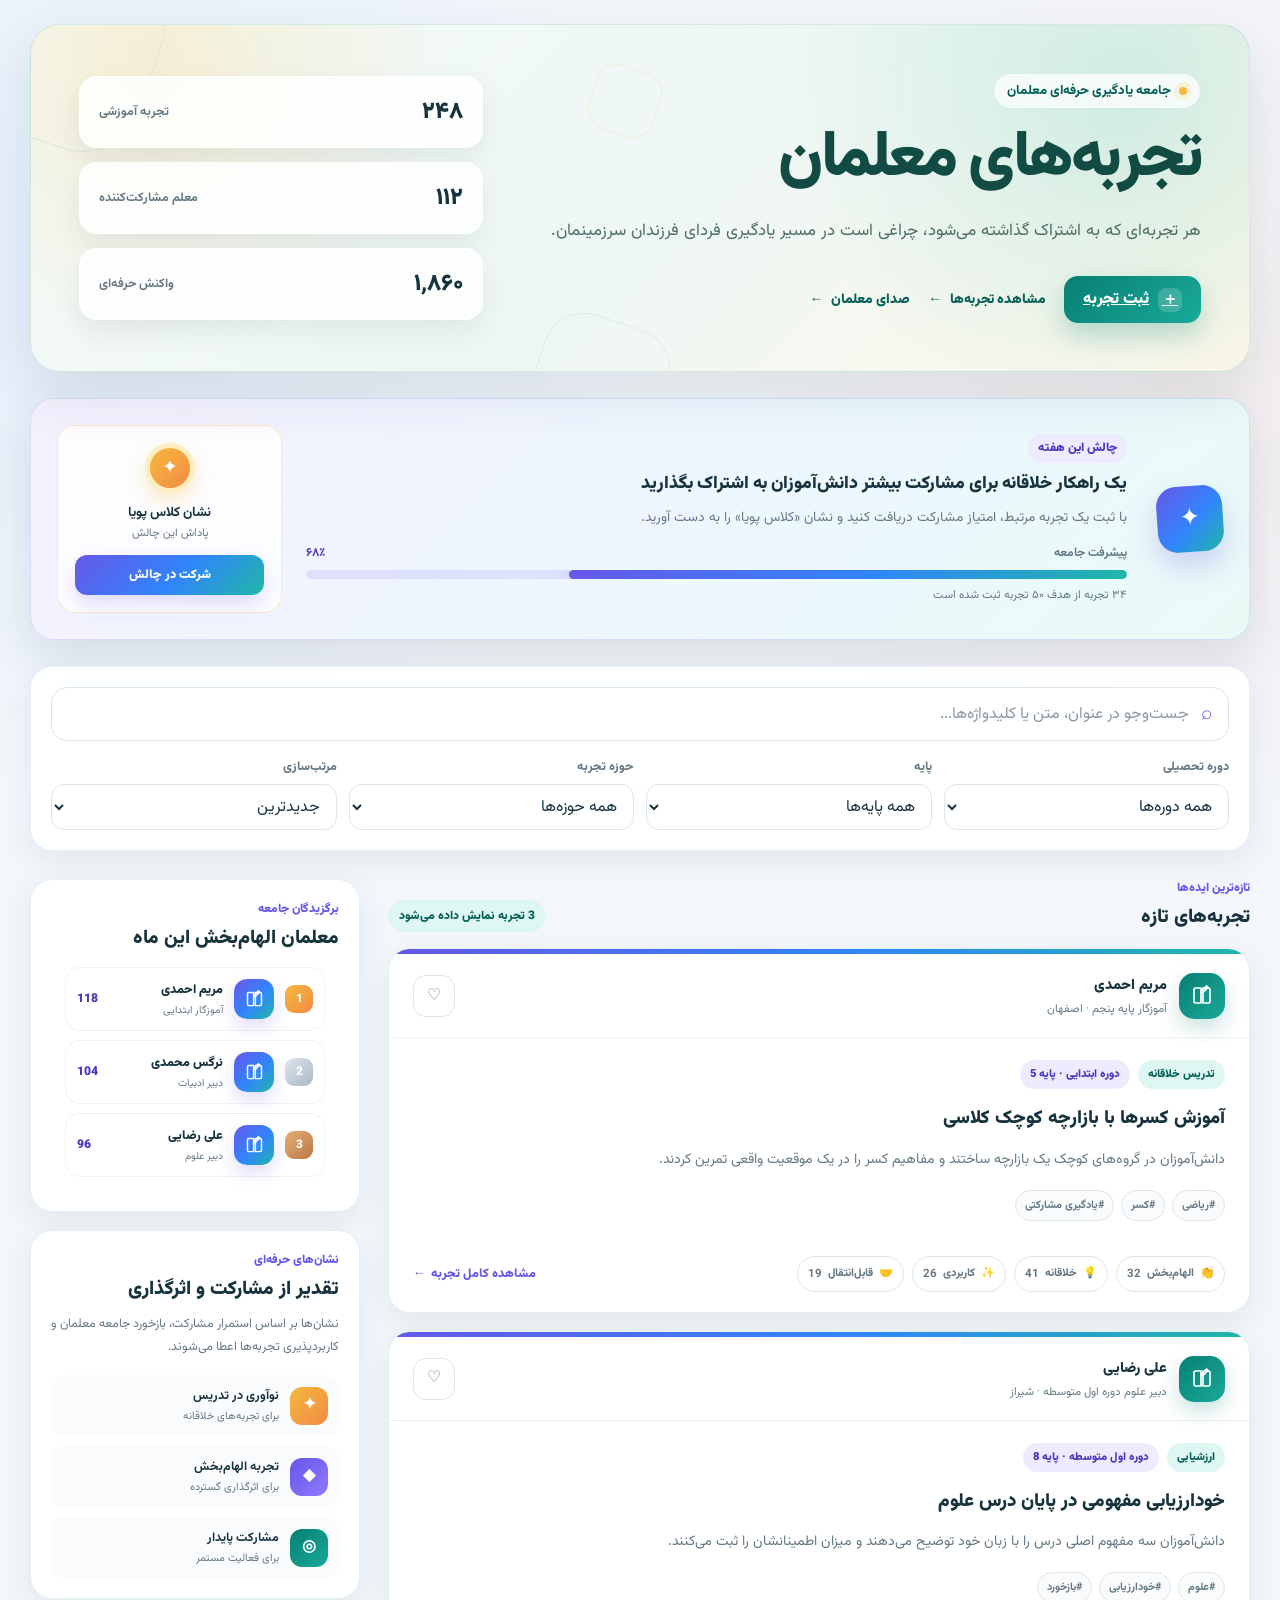
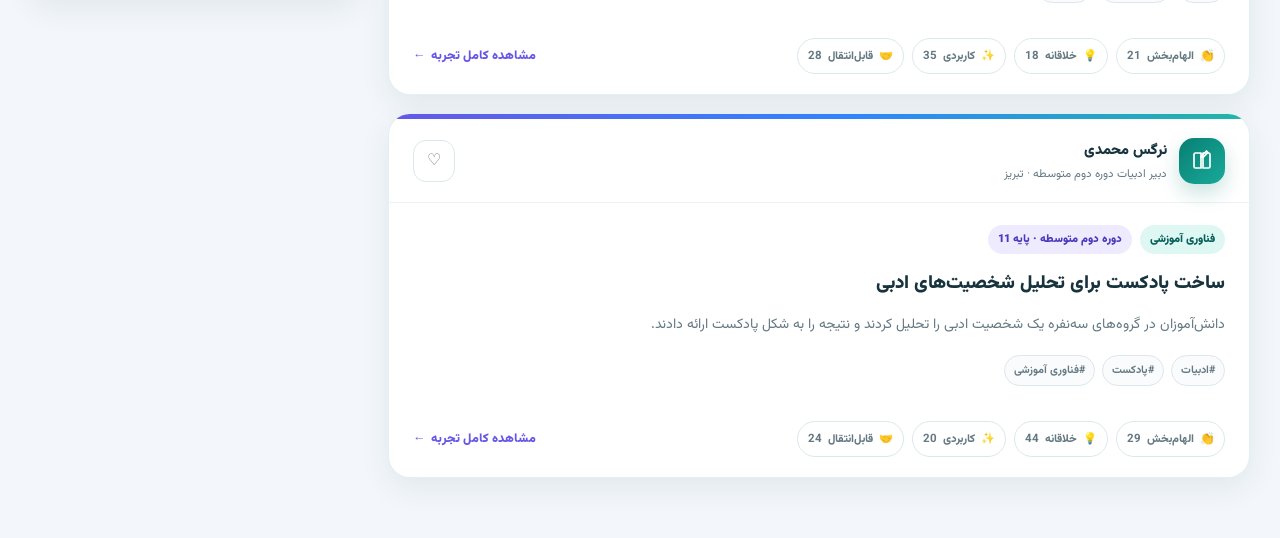
<file: index.html>
<!DOCTYPE html>
<html lang="fa" dir="rtl">
  <head>
    <meta charset="UTF-8" />

    <meta
      name="viewport"
      content="width=device-width, initial-scale=1.0"
    />

    <meta
      http-equiv="refresh"
      content="0; url=pages/experience-list/"
    />

    <title>تجربه‌های معلمان</title>

    <script>
      window.location.replace("pages/experience-list/");
    </script>
  </head>

  <body>
    <p>
      در حال انتقال به
      <a href="pages/experience-list/">
        صفحه تجربه‌های معلمان
      </a>
      ...
    </p>
  </body>
</html>
</file>
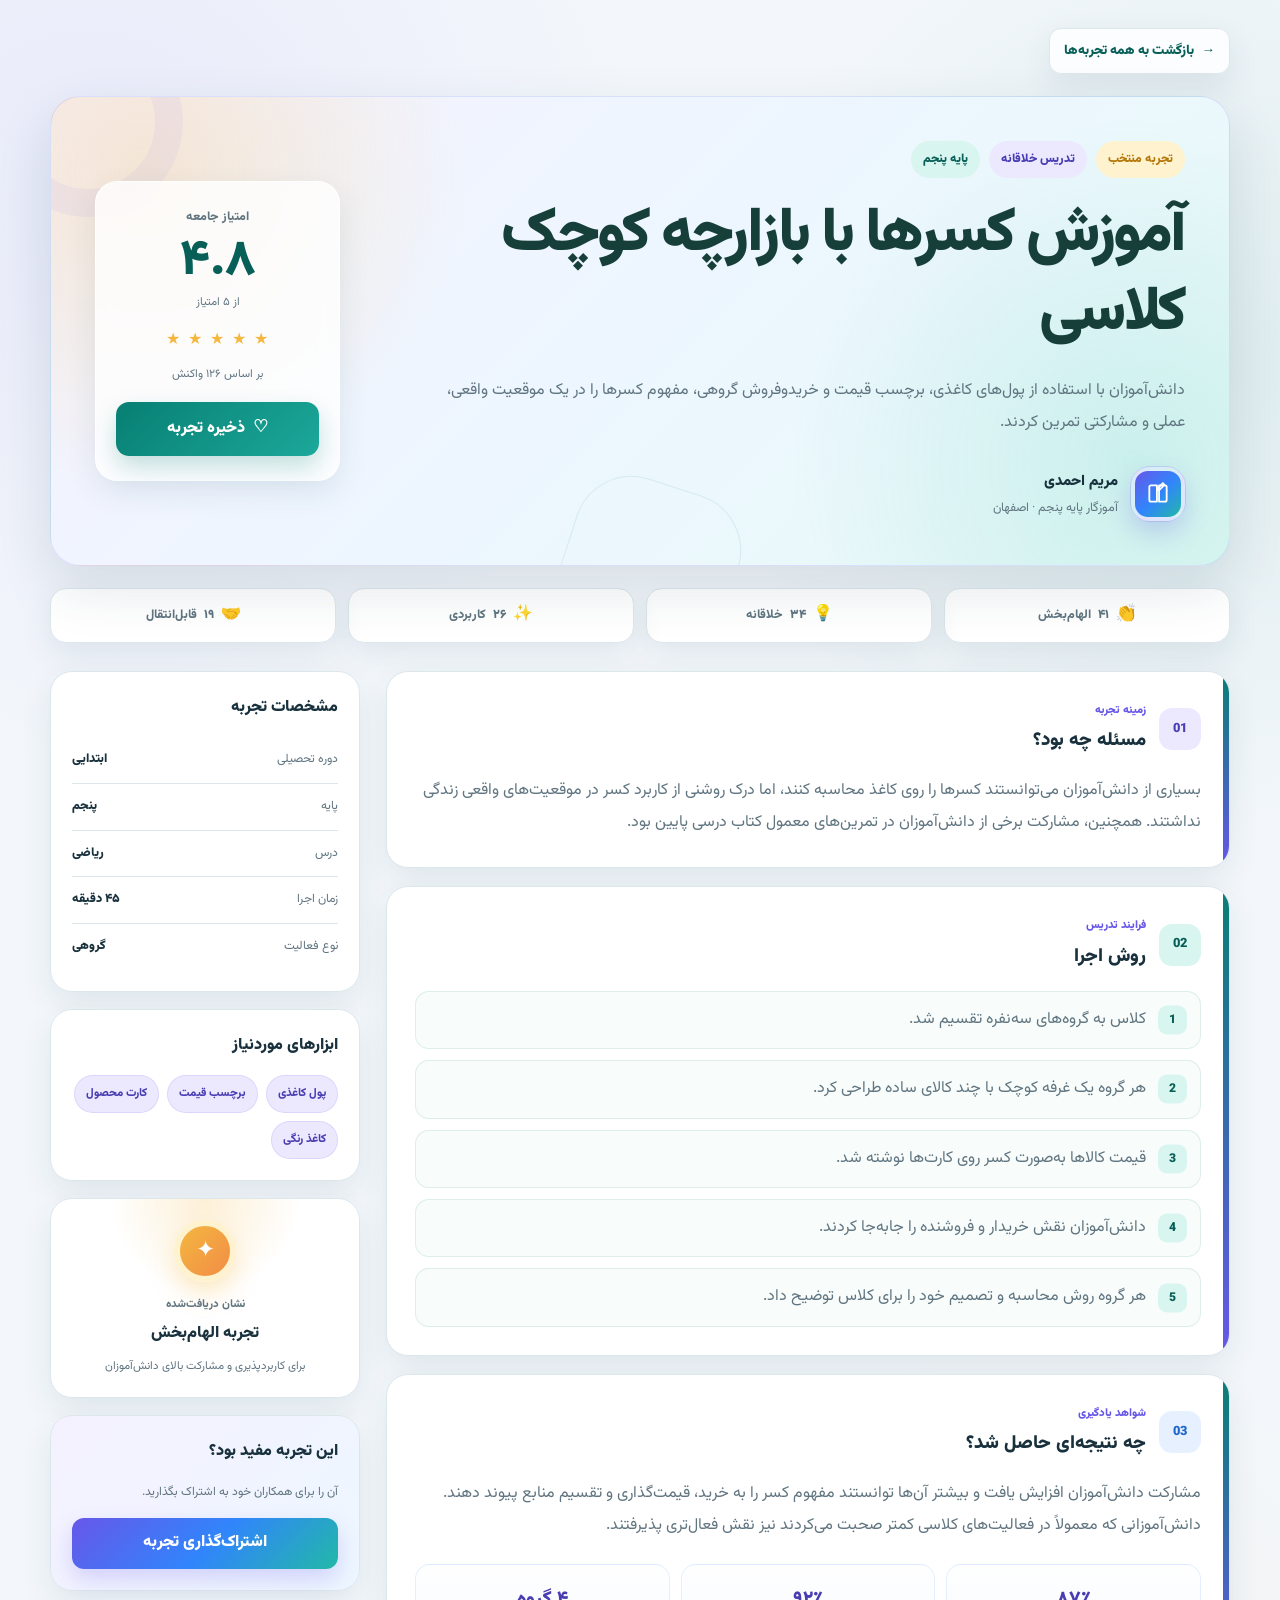
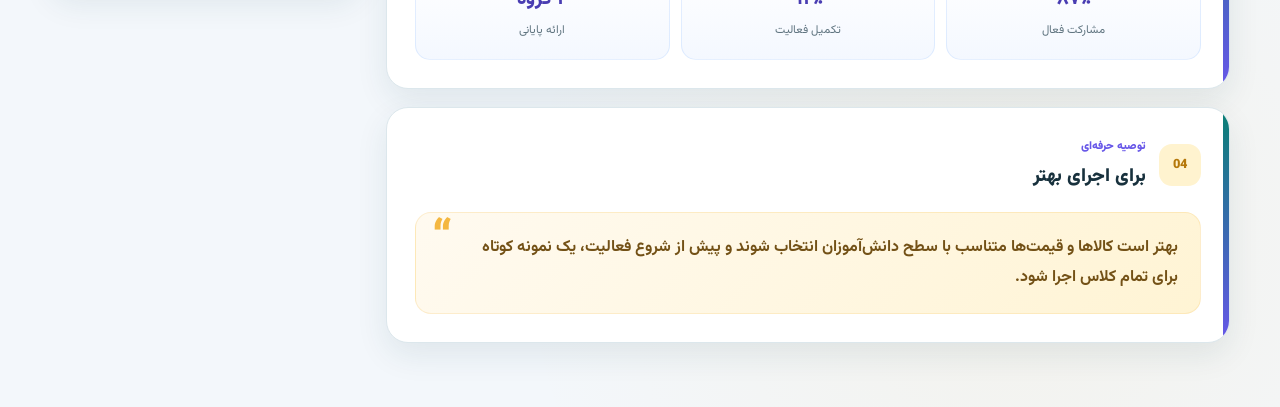
<file: pages/experience-detail/index.html>
<!DOCTYPE html>
<html lang="fa" dir="rtl">
  <head>
    <meta charset="UTF-8" />

    <meta
      name="viewport"
      content="width=device-width, initial-scale=1.0"
    />

    <meta
      name="description"
      content="مشاهده جزئیات تجربه آموزشی معلمان"
    />

    <title>جزئیات تجربه آموزشی</title>

    <link
      rel="preconnect"
      href="https://fonts.googleapis.com"
    />

    <link
      rel="preconnect"
      href="https://fonts.gstatic.com"
      crossorigin
    />

    <link
      href="https://fonts.googleapis.com/css2?family=Vazirmatn:wght@400;500;600;700;800;900&display=swap"
      rel="stylesheet"
    />

    <link
      rel="stylesheet"
      href="../../styles/foundations/variables.css"
    />

    <link
      rel="stylesheet"
      href="../../styles/foundations/reset.css"
    />

    <link
      rel="stylesheet"
      href="../../styles/foundations/base.css"
    />

    <link
      rel="stylesheet"
      href="../../styles/components/buttons.css"
    />

    <link
      rel="stylesheet"
      href="../../styles/components/reaction-bar.css"
    />

    <link
      rel="stylesheet"
      href="experience-detail.css"
    />
  </head>

  <body>
    <main class="experience-detail-page">
      <a
        class="experience-back-link"
        href="../experience-list/"
      >
        <span aria-hidden="true">→</span>
        بازگشت به همه تجربه‌ها
      </a>

      <section class="experience-detail-hero">
        <div class="experience-detail-main">
          <div class="experience-detail-labels">
            <span class="experience-featured-badge">
              تجربه منتخب
            </span>

            <span class="experience-category-badge">
              تدریس خلاقانه
            </span>

            <span class="experience-grade-badge">
              پایه پنجم
            </span>
          </div>

          <h1 class="experience-detail-title">
            آموزش کسرها با بازارچه کوچک کلاسی
          </h1>

          <p class="experience-detail-summary">
            دانش‌آموزان با استفاده از پول‌های کاغذی،
            برچسب قیمت و خریدوفروش گروهی، مفهوم کسرها
            را در یک موقعیت واقعی، عملی و مشارکتی تمرین کردند.
          </p>

          <div class="experience-author">
            <div
              class="experience-author-avatar"
              aria-hidden="true"
            >
              <svg
                viewBox="0 0 24 24"
                focusable="false"
              >
                <path
                  d="M4 5.5C4 4.67 4.67 4 5.5 4H11V19H5.5C4.67 19 4 18.33 4 17.5V5.5Z"
                ></path>

                <path
                  d="M20 5.5C20 4.67 19.33 4 18.5 4H13V19H18.5C19.33 19 20 18.33 20 17.5V5.5Z"
                ></path>

                <path
                  d="M12 6.5L16.5 2L18 3.5L13.5 8L11 8.5L12 6.5Z"
                ></path>
              </svg>
            </div>

            <div>
              <strong>مریم احمدی</strong>

              <p>
                آموزگار پایه پنجم · اصفهان
              </p>
            </div>
          </div>
        </div>

        <aside class="experience-score-panel">
          <p class="experience-score-label">
            امتیاز جامعه
          </p>

          <strong class="experience-score-value">
            ۴.۸
          </strong>

          <p class="experience-score-caption">
            از ۵ امتیاز
          </p>

          <div
            class="experience-score-stars"
            aria-label="امتیاز ۴.۸ از ۵"
          >
            ★ ★ ★ ★ ★
          </div>

          <p class="experience-score-count">
            بر اساس ۱۲۶ واکنش
          </p>

          <button
            class="experience-save-button"
            type="button"
          >
            <span aria-hidden="true">♡</span>
            ذخیره تجربه
          </button>
        </aside>
      </section>

      <section
        class="experience-reaction-summary"
        aria-label="واکنش‌های این تجربه"
      >
        <button type="button">
          <span aria-hidden="true">👏</span>
          <strong>۴۱</strong>
          الهام‌بخش
        </button>

        <button type="button">
          <span aria-hidden="true">💡</span>
          <strong>۳۴</strong>
          خلاقانه
        </button>

        <button type="button">
          <span aria-hidden="true">✨</span>
          <strong>۲۶</strong>
          کاربردی
        </button>

        <button type="button">
          <span aria-hidden="true">🤝</span>
          <strong>۱۹</strong>
          قابل‌انتقال
        </button>
      </section>

      <div class="experience-detail-layout">
        <article class="experience-detail-content">
          <section class="experience-content-card">
            <div class="experience-section-heading">
              <span aria-hidden="true">01</span>

              <div>
                <p>زمینه تجربه</p>
                <h2>مسئله چه بود؟</h2>
              </div>
            </div>

            <p>
              بسیاری از دانش‌آموزان می‌توانستند کسرها را
              روی کاغذ محاسبه کنند، اما درک روشنی از کاربرد
              کسر در موقعیت‌های واقعی زندگی نداشتند. همچنین،
              مشارکت برخی از دانش‌آموزان در تمرین‌های معمول
              کتاب درسی پایین بود.
            </p>
          </section>

          <section class="experience-content-card">
            <div class="experience-section-heading">
              <span aria-hidden="true">02</span>

              <div>
                <p>فرایند تدریس</p>
                <h2>روش اجرا</h2>
              </div>
            </div>

            <ol class="experience-step-list">
              <li>
                کلاس به گروه‌های سه‌نفره تقسیم شد.
              </li>

              <li>
                هر گروه یک غرفه کوچک با چند کالای ساده طراحی کرد.
              </li>

              <li>
                قیمت کالاها به‌صورت کسر روی کارت‌ها نوشته شد.
              </li>

              <li>
                دانش‌آموزان نقش خریدار و فروشنده را جابه‌جا کردند.
              </li>

              <li>
                هر گروه روش محاسبه و تصمیم خود را برای کلاس توضیح داد.
              </li>
            </ol>
          </section>

          <section class="experience-content-card">
            <div class="experience-section-heading">
              <span aria-hidden="true">03</span>

              <div>
                <p>شواهد یادگیری</p>
                <h2>چه نتیجه‌ای حاصل شد؟</h2>
              </div>
            </div>

            <p>
              مشارکت دانش‌آموزان افزایش یافت و بیشتر آن‌ها
              توانستند مفهوم کسر را به خرید، قیمت‌گذاری و تقسیم
              منابع پیوند دهند. دانش‌آموزانی که معمولاً در فعالیت‌های
              کلاسی کمتر صحبت می‌کردند نیز نقش فعال‌تری پذیرفتند.
            </p>

            <div class="experience-outcome-grid">
              <div>
                <strong>۸۷٪</strong>
                <span>مشارکت فعال</span>
              </div>

              <div>
                <strong>۹۲٪</strong>
                <span>تکمیل فعالیت</span>
              </div>

              <div>
                <strong>۴ گروه</strong>
                <span>ارائه پایانی</span>
              </div>
            </div>
          </section>

          <section class="experience-content-card">
            <div class="experience-section-heading">
              <span aria-hidden="true">04</span>

              <div>
                <p>توصیه حرفه‌ای</p>
                <h2>برای اجرای بهتر</h2>
              </div>
            </div>

            <blockquote class="experience-tip">
              بهتر است کالاها و قیمت‌ها متناسب با سطح دانش‌آموزان
              انتخاب شوند و پیش از شروع فعالیت، یک نمونه کوتاه
              برای تمام کلاس اجرا شود.
            </blockquote>
          </section>
        </article>

        <aside class="experience-detail-sidebar">
          <section class="experience-info-card">
            <h2>مشخصات تجربه</h2>

            <dl>
              <div>
                <dt>دوره تحصیلی</dt>
                <dd>ابتدایی</dd>
              </div>

              <div>
                <dt>پایه</dt>
                <dd>پنجم</dd>
              </div>

              <div>
                <dt>درس</dt>
                <dd>ریاضی</dd>
              </div>

              <div>
                <dt>زمان اجرا</dt>
                <dd>۴۵ دقیقه</dd>
              </div>

              <div>
                <dt>نوع فعالیت</dt>
                <dd>گروهی</dd>
              </div>
            </dl>
          </section>

          <section class="experience-tools-card">
            <h2>ابزارهای موردنیاز</h2>

            <div class="experience-tool-list">
              <span>پول کاغذی</span>
              <span>برچسب قیمت</span>
              <span>کارت محصول</span>
              <span>کاغذ رنگی</span>
            </div>
          </section>

          <section class="experience-reward-card">
            <span
              class="experience-reward-icon"
              aria-hidden="true"
            >
              ✦
            </span>

            <p>نشان دریافت‌شده</p>

            <h2>
              تجربه الهام‌بخش
            </h2>

            <span>
              برای کاربردپذیری و مشارکت بالای دانش‌آموزان
            </span>
          </section>

          <section class="experience-share-card">
            <h2>این تجربه مفید بود؟</h2>

            <p>
              آن را برای همکاران خود به اشتراک بگذارید.
            </p>

            <button type="button">
              اشتراک‌گذاری تجربه
            </button>
          </section>
        </aside>
      </div>
    </main>
  </body>
</html>
</file>
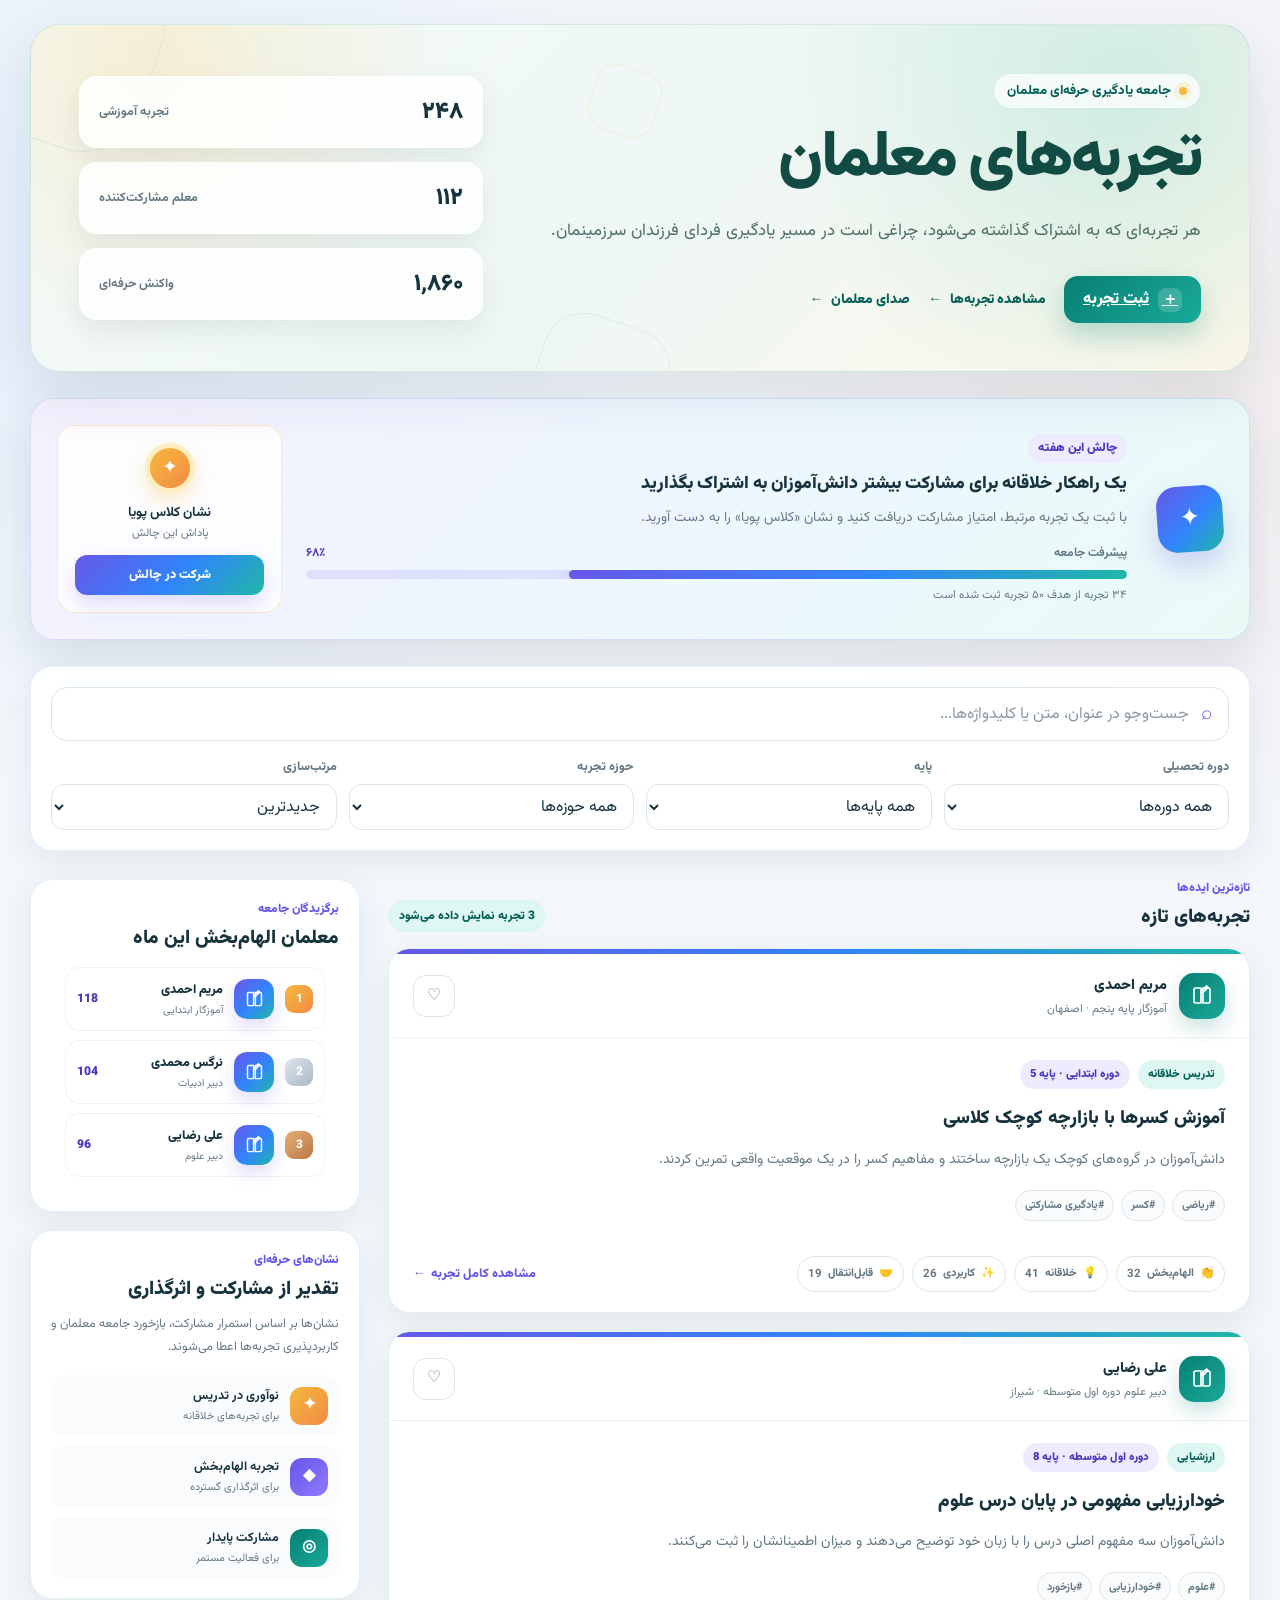
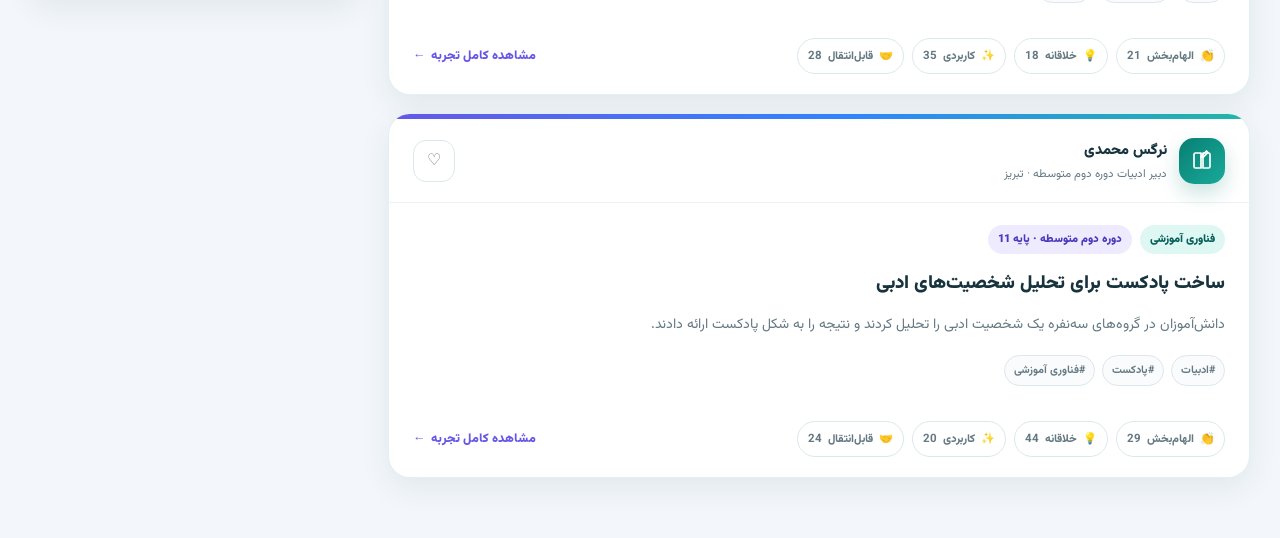
<file: pages/experience-list/index.html>
<!DOCTYPE html>
<html lang="fa" dir="rtl">
  <head>
    <meta charset="UTF-8" />

    <meta
      name="viewport"
      content="width=device-width, initial-scale=1.0"
    />

    <meta
      name="description"
      content="سامانه اشتراک تجربه‌های حرفه‌ای معلمان"
    />

    <title>تجربه‌های معلمان</title>

    <link
      rel="preconnect"
      href="https://fonts.googleapis.com"
    />

    <link
      rel="preconnect"
      href="https://fonts.gstatic.com"
      crossorigin
    />

    <link
      href="https://fonts.googleapis.com/css2?family=Vazirmatn:wght@400;500;600;700;800;900&display=swap"
      rel="stylesheet"
    />

    <link
      rel="stylesheet"
      href="../../styles/foundations/variables.css"
    />

    <link
      rel="stylesheet"
      href="../../styles/foundations/reset.css"
    />

    <link
      rel="stylesheet"
      href="../../styles/foundations/base.css"
    />

    <link
      rel="stylesheet"
      href="../../styles/components/buttons.css"
    />

    <link
      rel="stylesheet"
      href="../../styles/components/filters.css"
    />

    <link
      rel="stylesheet"
      href="../../styles/components/experience-card.css"
    />

    <link
      rel="stylesheet"
      href="../../styles/components/reaction-bar.css"
    />

    <link
      rel="stylesheet"
      href="../../styles/components/teacher-ranking.css"
    />

    <link
      rel="stylesheet"
      href="../../styles/pages/experience-list.css"
    />
  </head>

  <body>
    <main class="tlr-page">
      <section
        class="tlr-hero"
        aria-labelledby="tlrPageTitle"
      >
        <div
          class="tlr-hero-decoration"
          aria-hidden="true"
        >
          <span></span>
          <span></span>
          <span></span>
        </div>

        <div class="tlr-hero-content">
          <div class="tlr-hero-copy">
            <p class="tlr-hero-eyebrow">
              جامعه یادگیری حرفه‌ای معلمان
            </p>

            <h1
              class="tlr-hero-title"
              id="tlrPageTitle"
            >
              تجربه‌های معلمان
            </h1>

            <p class="tlr-hero-description">
             هر تجربه‌ای که به اشتراک گذاشته می‌شود، چراغی است در مسیر یادگیری فردای فرزندان سرزمینمان.
            </p>

            <div class="tlr-hero-actions">
                <a
                    class="tlr-primary-button"
                    href="../experience-submit/"
                >
                    <span aria-hidden="true">＋</span>
                    ثبت تجربه
                </a>

                <a
                    class="tlr-hero-link"
                    href="#experienceListTitle"
                >
                    مشاهده تجربه‌ها
                    <span aria-hidden="true">←</span>
                </a>

                <a
                    class="tlr-hero-link"
                    href="../teacher-voice/"
                >
                    صدای معلمان
                    <span aria-hidden="true">←</span>
                </a>
            </div>
          </div>

          <div
            class="tlr-hero-stats"
            aria-label="آمار جامعه معلمان"
          >
            <div class="tlr-stat-card">
              <strong>۲۴۸</strong>
              <span>تجربه آموزشی</span>
            </div>

            <div class="tlr-stat-card">
              <strong>۱۱۲</strong>
              <span>معلم مشارکت‌کننده</span>
            </div>

            <div class="tlr-stat-card">
              <strong>۱٬۸۶۰</strong>
              <span>واکنش حرفه‌ای</span>
            </div>
          </div>
        </div>
      </section>

      <section
        class="tlr-weekly-challenge"
        aria-labelledby="weeklyChallengeTitle"
      >
        <div
          class="tlr-challenge-icon"
          aria-hidden="true"
        >
          <span>✦</span>
        </div>

        <div class="tlr-challenge-content">
          <p class="tlr-challenge-label">
            چالش این هفته
          </p>

          <h2
            class="tlr-challenge-title"
            id="weeklyChallengeTitle"
          >
            یک راهکار خلاقانه برای مشارکت بیشتر
            دانش‌آموزان به اشتراک بگذارید
          </h2>

          <p class="tlr-challenge-description">
            با ثبت یک تجربه مرتبط، امتیاز مشارکت
            دریافت کنید و نشان «کلاس پویا» را به دست آورید.
          </p>

          <div class="tlr-challenge-progress">
            <div class="tlr-challenge-progress-header">
              <span>پیشرفت جامعه</span>
              <strong>۶۸٪</strong>
            </div>

            <div
              class="tlr-progress-track"
              role="progressbar"
              aria-valuenow="68"
              aria-valuemin="0"
              aria-valuemax="100"
            >
              <span style="width: 68%"></span>
            </div>

            <p>
              ۳۴ تجربه از هدف ۵۰ تجربه ثبت شده است
            </p>
          </div>
        </div>

        <div class="tlr-challenge-reward">
          <span
            class="tlr-reward-badge"
            aria-hidden="true"
          >
            ✦
          </span>

          <strong>نشان کلاس پویا</strong>
          <span>پاداش این چالش</span>

          <button
            class="tlr-challenge-button"
            type="button"
          >
            شرکت در چالش
          </button>
        </div>
      </section>

      <section
        class="tlr-search-panel"
        aria-label="جست‌وجو و فیلتر تجربه‌ها"
      >
        <div class="tlr-search-box">
          <span
            class="tlr-search-icon"
            aria-hidden="true"
          >
            ⌕
          </span>

          <label
            class="tlr-visually-hidden"
            for="experienceSearch"
          >
            جست‌وجو در تجربه‌ها
          </label>

          <input
            id="experienceSearch"
            type="search"
            placeholder="جست‌وجو در عنوان، متن یا کلیدواژه‌ها..."
            autocomplete="off"
          />
        </div>

        <div class="tlr-filter-grid">
          <label class="tlr-field">
            <span>دوره تحصیلی</span>

            <select id="stageFilter">
              <option value="all">
                همه دوره‌ها
              </option>

              <option value="primary">
                ابتدایی
              </option>

              <option value="middle">
                متوسطه اول
              </option>

              <option value="high">
                متوسطه دوم
              </option>
            </select>
          </label>

          <label class="tlr-field">
            <span>پایه</span>

            <select id="gradeFilter">
              <option value="all">
                همه پایه‌ها
              </option>
            </select>
          </label>

          <label class="tlr-field">
            <span>حوزه تجربه</span>

            <select id="categoryFilter">
              <option value="all">
                همه حوزه‌ها
              </option>

              <option value="creative-teaching">
                تدریس خلاقانه
              </option>

              <option value="assessment">
                ارزشیابی
              </option>

              <option value="classroom-management">
                مدیریت کلاس
              </option>

              <option value="educational-technology">
                فناوری آموزشی
              </option>

              <option value="collaborative-learning">
                یادگیری مشارکتی
              </option>
            </select>
          </label>

          <label class="tlr-field">
            <span>مرتب‌سازی</span>

            <select id="sortFilter">
              <option value="newest">
                جدیدترین
              </option>

              <option value="most-reacted">
                بیشترین واکنش
              </option>

              <option value="most-saved">
                بیشترین ذخیره
              </option>
            </select>
          </label>
        </div>
      </section>

      <div class="tlr-content-layout">
        <section
          aria-labelledby="experienceListTitle"
        >
          <div class="tlr-section-header">
            <div>
              <p class="tlr-section-kicker">
                تازه‌ترین ایده‌ها
              </p>

              <h2
                class="tlr-section-title"
                id="experienceListTitle"
              >
                تجربه‌های تازه
              </h2>
            </div>

            <p
              class="tlr-section-description"
              id="resultCount"
            >
              در حال بارگذاری تجربه‌ها...
            </p>
          </div>

          <div
            class="tlr-experience-list"
            id="experienceList"
          ></div>

          <div
            class="tlr-empty-state"
            id="emptyState"
            hidden
          >
            <h3>تجربه‌ای پیدا نشد</h3>

            <p>
              عبارت جست‌وجو یا فیلترها را تغییر دهید.
            </p>
          </div>
        </section>

        <aside class="tlr-sidebar">
          <section class="tlr-ranking-card">
            <p class="tlr-card-kicker">
              برگزیدگان جامعه
            </p>

            <h2 class="tlr-card-title">
              معلمان الهام‌بخش این ماه
            </h2>

            <ol
              class="tlr-ranking-list"
              id="teacherRanking"
            ></ol>
          </section>

          <section class="tlr-badge-card">
            <p class="tlr-card-kicker">
              نشان‌های حرفه‌ای
            </p>

            <h2 class="tlr-card-title">
              تقدیر از مشارکت و اثرگذاری
            </h2>

            <p class="tlr-card-description">
              نشان‌ها بر اساس استمرار مشارکت،
              بازخورد جامعه معلمان و کاربردپذیری
              تجربه‌ها اعطا می‌شوند.
            </p>

            <div class="tlr-badge-list">
              <div class="tlr-badge-item">
                <span aria-hidden="true">✦</span>

                <div>
                  <strong>نوآوری در تدریس</strong>
                  <p>برای تجربه‌های خلاقانه</p>
                </div>
              </div>

              <div class="tlr-badge-item">
                <span aria-hidden="true">◆</span>

                <div>
                  <strong>تجربه الهام‌بخش</strong>
                  <p>برای اثرگذاری گسترده</p>
                </div>
              </div>

              <div class="tlr-badge-item">
                <span aria-hidden="true">◎</span>

                <div>
                  <strong>مشارکت پایدار</strong>
                  <p>برای فعالیت مستمر</p>
                </div>
              </div>
            </div>
          </section>
        </aside>
      </div>
    </main>

    <script src="../../scripts/data/experiences-data.js"></script>
    <script src="../../scripts/components/reaction-bar.js"></script>
    <script src="../../scripts/components/experience-card.js"></script>
    <script src="../../scripts/components/filters.js"></script>
    <script src="../../scripts/components/teacher-ranking.js"></script>
    <script src="../../scripts/pages/experiences-page.js"></script>
  </body>
</html>
</file>
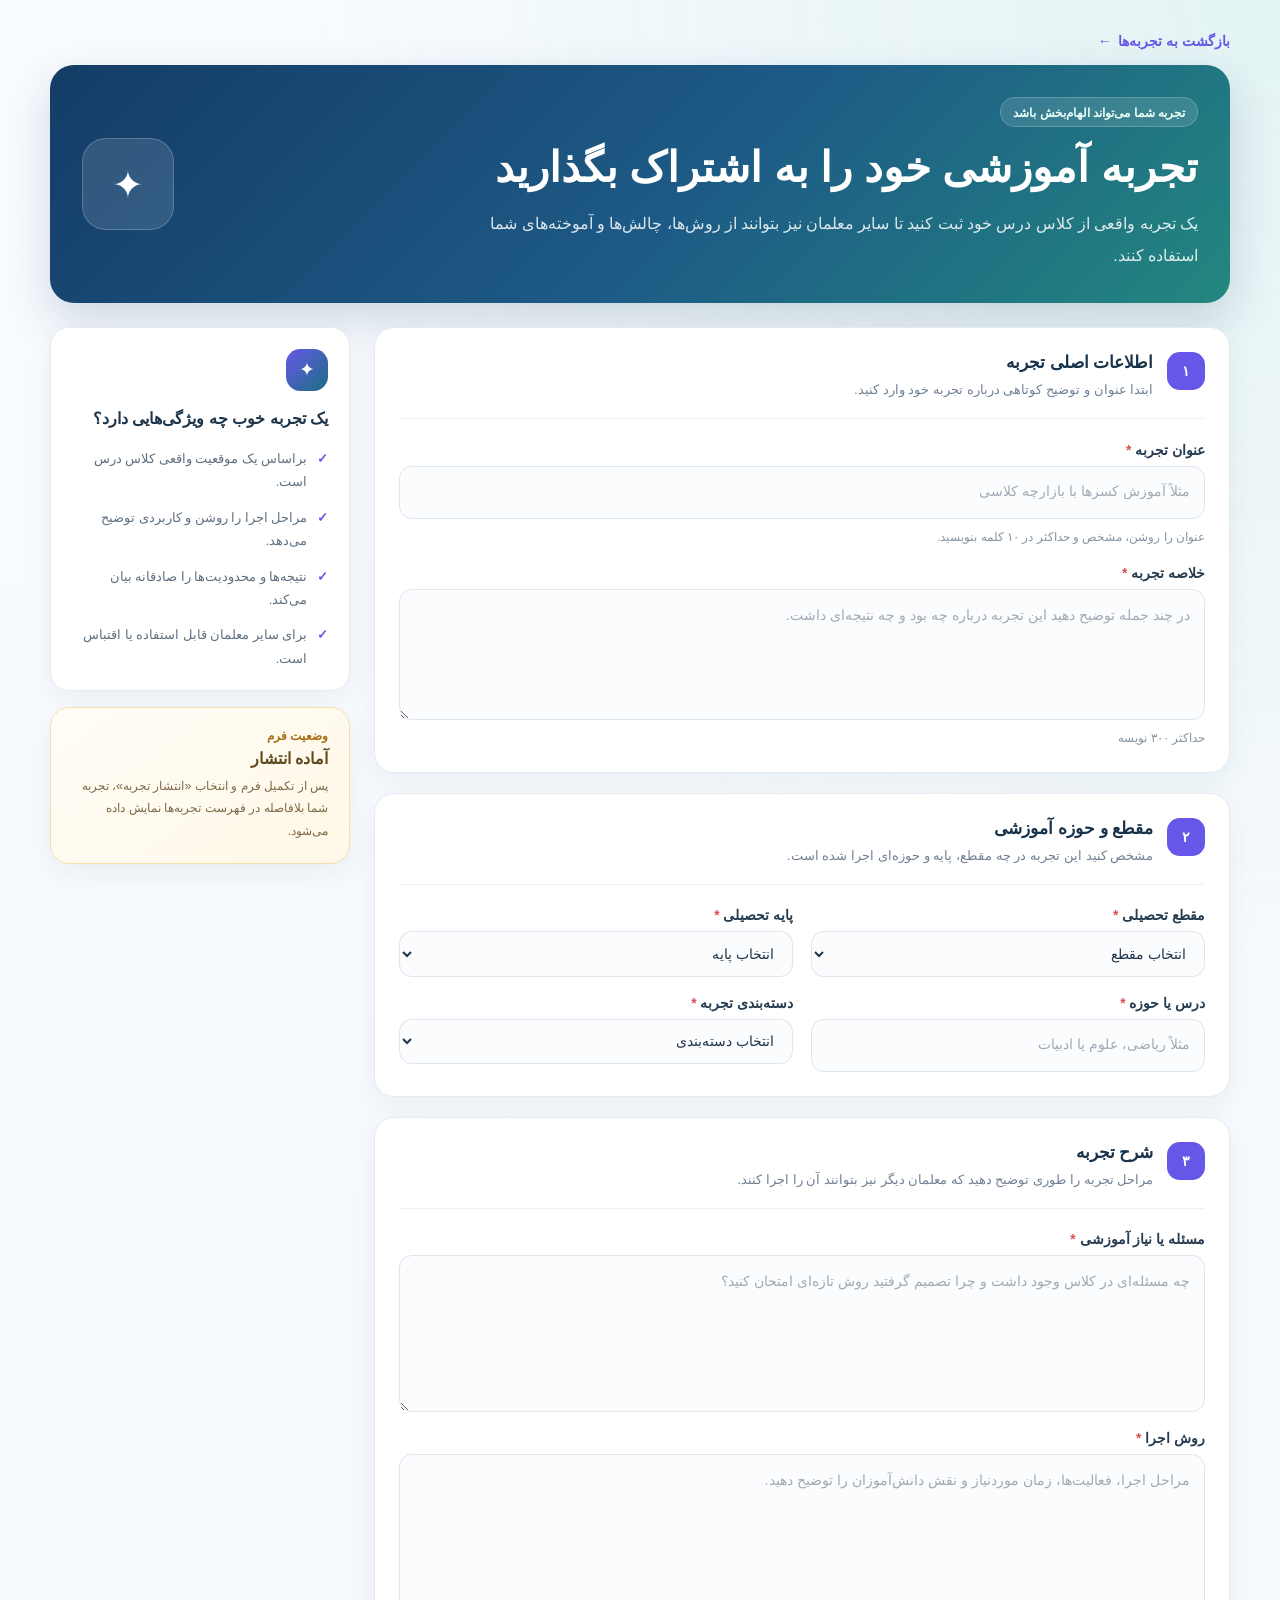
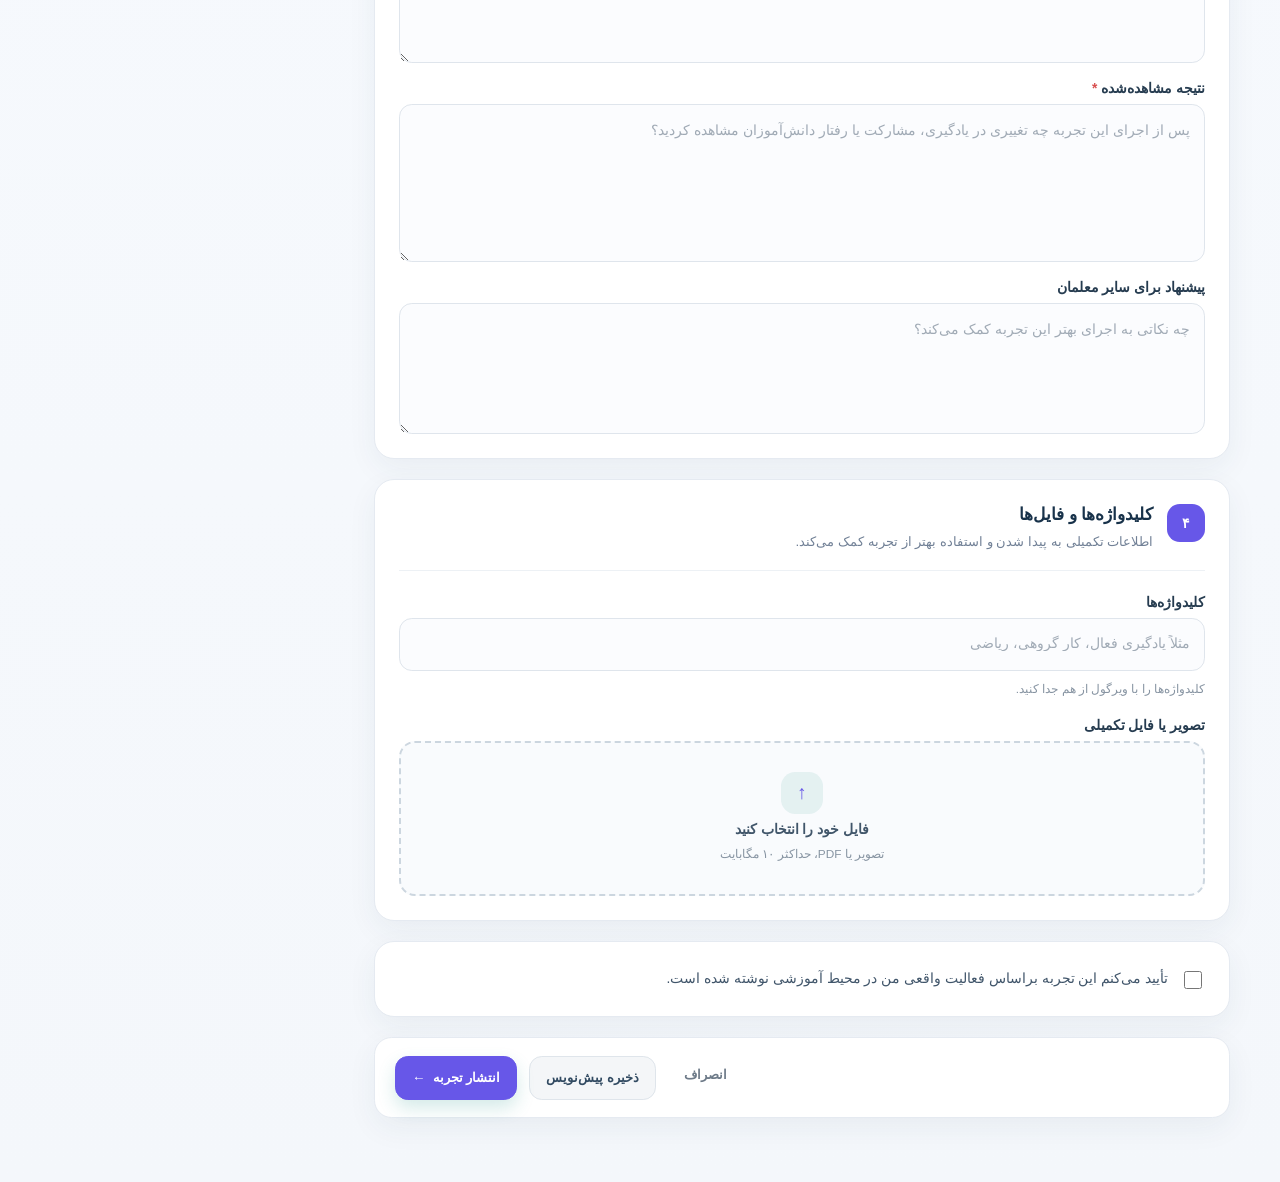
<file: pages/experience-submit/index.html>
<!DOCTYPE html>
<html lang="fa" dir="rtl">
<head>
  <meta charset="UTF-8" />

  <meta
    name="viewport"
    content="width=device-width, initial-scale=1.0"
  />

  <title>ثبت تجربه آموزشی</title>

  <link
    rel="stylesheet"
    href="../../styles/foundations/variables.css"
  />

  <link
    rel="stylesheet"
    href="../../styles/foundations/reset.css"
  />

  <link
    rel="stylesheet"
    href="../../styles/foundations/base.css"
  />

  <link
    rel="stylesheet"
    href="../../styles/components/buttons.css"
  />

  <link
    rel="stylesheet"
    href="experience-submit.css"
  />
</head>

<body>
  <main class="tlr-submit-page">
    <div class="tlr-submit-container">

      <a
        class="tlr-submit-back-link"
        href="../experience-list/"
      >
        بازگشت به تجربه‌ها
        <span aria-hidden="true">←</span>
      </a>

      <section class="tlr-submit-hero">
        <div class="tlr-submit-hero-content">
          <span class="tlr-submit-eyebrow">
            تجربه شما می‌تواند الهام‌بخش باشد
          </span>

          <h1 class="tlr-submit-title">
            تجربه آموزشی خود را به اشتراک بگذارید
          </h1>

          <p class="tlr-submit-description">
            یک تجربه واقعی از کلاس درس خود ثبت کنید تا
            سایر معلمان نیز بتوانند از روش‌ها، چالش‌ها و
            آموخته‌های شما استفاده کنند.
          </p>
        </div>

        <div
          class="tlr-submit-hero-icon"
          aria-hidden="true"
        >
          ✦
        </div>
      </section>

      <div class="tlr-submit-layout">

        <form class="tlr-submit-form">

          <section class="tlr-form-section">
            <div class="tlr-form-section-heading">
              <span class="tlr-form-step">۱</span>

              <div>
                <h2>اطلاعات اصلی تجربه</h2>

                <p>
                  ابتدا عنوان و توضیح کوتاهی درباره تجربه
                  خود وارد کنید.
                </p>
              </div>
            </div>

            <div class="tlr-form-grid">
              <div class="tlr-form-field tlr-form-field-full">
                <label for="experience-title">
                  عنوان تجربه
                  <span aria-hidden="true">*</span>
                </label>

                <input
                  id="experience-title"
                  name="experience-title"
                  type="text"
                  maxlength="80"
                  placeholder="مثلاً آموزش کسرها با بازارچه کلاسی"
                  required
                />

                <small>
                  عنوان را روشن، مشخص و حداکثر در ۱۰ کلمه
                  بنویسید.
                </small>
              </div>

              <div class="tlr-form-field tlr-form-field-full">
                <label for="experience-summary">
                  خلاصه تجربه
                  <span aria-hidden="true">*</span>
                </label>

                <textarea
                  id="experience-summary"
                  name="experience-summary"
                  rows="4"
                  maxlength="300"
                  placeholder="در چند جمله توضیح دهید این تجربه درباره چه بود و چه نتیجه‌ای داشت."
                  required
                ></textarea>

                <small>
                  حداکثر ۳۰۰ نویسه
                </small>
              </div>
            </div>
          </section>

          <section class="tlr-form-section">
            <div class="tlr-form-section-heading">
              <span class="tlr-form-step">۲</span>

              <div>
                <h2>مقطع و حوزه آموزشی</h2>

                <p>
                  مشخص کنید این تجربه در چه مقطع، پایه و
                  حوزه‌ای اجرا شده است.
                </p>
              </div>
            </div>

            <div class="tlr-form-grid">
              <div class="tlr-form-field">
                <label for="education-stage">
                  مقطع تحصیلی
                  <span aria-hidden="true">*</span>
                </label>

                <select
                  id="education-stage"
                  name="education-stage"
                  required
                >
                  <option value="">
                    انتخاب مقطع
                  </option>

                  <option value="primary">
                    دوره ابتدایی
                  </option>

                  <option value="middle">
                    دوره اول متوسطه
                  </option>

                  <option value="high">
                    دوره دوم متوسطه
                  </option>
                </select>
              </div>

              <div class="tlr-form-field">
                <label for="grade">
                  پایه تحصیلی
                  <span aria-hidden="true">*</span>
                </label>

                <select
                  id="grade"
                  name="grade"
                  required
                >
                  <option value="">
                    انتخاب پایه
                  </option>

                  <option value="1">پایه اول</option>
                  <option value="2">پایه دوم</option>
                  <option value="3">پایه سوم</option>
                  <option value="4">پایه چهارم</option>
                  <option value="5">پایه پنجم</option>
                  <option value="6">پایه ششم</option>
                  <option value="7">پایه هفتم</option>
                  <option value="8">پایه هشتم</option>
                  <option value="9">پایه نهم</option>
                  <option value="10">پایه دهم</option>
                  <option value="11">پایه یازدهم</option>
                  <option value="12">پایه دوازدهم</option>
                </select>
              </div>

              <div class="tlr-form-field">
                <label for="subject">
                  درس یا حوزه
                  <span aria-hidden="true">*</span>
                </label>

                <input
                  id="subject"
                  name="subject"
                  type="text"
                  placeholder="مثلاً ریاضی، علوم یا ادبیات"
                  required
                />
              </div>

              <div class="tlr-form-field">
                <label for="category">
                  دسته‌بندی تجربه
                  <span aria-hidden="true">*</span>
                </label>

                <select
                  id="category"
                  name="category"
                  required
                >
                  <option value="">
                    انتخاب دسته‌بندی
                  </option>

                  <option value="creative-teaching">
                    تدریس خلاقانه
                  </option>

                  <option value="assessment">
                    ارزشیابی
                  </option>

                  <option value="classroom-management">
                    مدیریت کلاس
                  </option>

                  <option value="educational-technology">
                    فناوری آموزشی
                  </option>

                  <option value="collaborative-learning">
                    یادگیری مشارکتی
                  </option>
                </select>
              </div>
            </div>
          </section>

          <section class="tlr-form-section">
            <div class="tlr-form-section-heading">
              <span class="tlr-form-step">۳</span>

              <div>
                <h2>شرح تجربه</h2>

                <p>
                  مراحل تجربه را طوری توضیح دهید که معلمان
                  دیگر نیز بتوانند آن را اجرا کنند.
                </p>
              </div>
            </div>

            <div class="tlr-form-grid">
              <div class="tlr-form-field tlr-form-field-full">
                <label for="challenge">
                  مسئله یا نیاز آموزشی
                  <span aria-hidden="true">*</span>
                </label>

                <textarea
                  id="challenge"
                  name="challenge"
                  rows="5"
                  placeholder="چه مسئله‌ای در کلاس وجود داشت و چرا تصمیم گرفتید روش تازه‌ای امتحان کنید؟"
                  required
                ></textarea>
              </div>

              <div class="tlr-form-field tlr-form-field-full">
                <label for="implementation">
                  روش اجرا
                  <span aria-hidden="true">*</span>
                </label>

                <textarea
                  id="implementation"
                  name="implementation"
                  rows="7"
                  placeholder="مراحل اجرا، فعالیت‌ها، زمان موردنیاز و نقش دانش‌آموزان را توضیح دهید."
                  required
                ></textarea>
              </div>

              <div class="tlr-form-field tlr-form-field-full">
                <label for="result">
                  نتیجه مشاهده‌شده
                  <span aria-hidden="true">*</span>
                </label>

                <textarea
                  id="result"
                  name="result"
                  rows="5"
                  placeholder="پس از اجرای این تجربه چه تغییری در یادگیری، مشارکت یا رفتار دانش‌آموزان مشاهده کردید؟"
                  required
                ></textarea>
              </div>

              <div class="tlr-form-field tlr-form-field-full">
                <label for="tips">
                  پیشنهاد برای سایر معلمان
                </label>

                <textarea
                  id="tips"
                  name="tips"
                  rows="4"
                  placeholder="چه نکاتی به اجرای بهتر این تجربه کمک می‌کند؟"
                ></textarea>
              </div>
            </div>
          </section>

          <section class="tlr-form-section">
            <div class="tlr-form-section-heading">
              <span class="tlr-form-step">۴</span>

              <div>
                <h2>کلیدواژه‌ها و فایل‌ها</h2>

                <p>
                  اطلاعات تکمیلی به پیدا شدن و استفاده بهتر
                  از تجربه کمک می‌کند.
                </p>
              </div>
            </div>

            <div class="tlr-form-grid">
              <div class="tlr-form-field tlr-form-field-full">
                <label for="keywords">
                  کلیدواژه‌ها
                </label>

                <input
                  id="keywords"
                  name="keywords"
                  type="text"
                  placeholder="مثلاً یادگیری فعال، کار گروهی، ریاضی"
                />

                <small>
                  کلیدواژه‌ها را با ویرگول از هم جدا کنید.
                </small>
              </div>

              <div class="tlr-form-field tlr-form-field-full">
                <label for="experience-file">
                  تصویر یا فایل تکمیلی
                </label>

                <div class="tlr-file-upload">
                  <input
                    id="experience-file"
                    name="experience-file"
                    type="file"
                    accept=".jpg,.jpeg,.png,.pdf"
                  />

                  <span class="tlr-file-upload-icon">
                    ↑
                  </span>

                  <strong>
                    فایل خود را انتخاب کنید
                  </strong>

                  <small>
                    تصویر یا PDF، حداکثر ۱۰ مگابایت
                  </small>
                </div>
              </div>
            </div>
          </section>

          <section class="tlr-form-section">
            <label class="tlr-form-confirmation">
              <input
                type="checkbox"
                name="confirmation"
                required
              />

              <span>
                تأیید می‌کنم این تجربه براساس فعالیت واقعی
                من در محیط آموزشی نوشته شده است.
              </span>
            </label>
          </section>

          <div class="tlr-form-actions">
            <a
              class="tlr-submit-cancel"
              href="../experience-list/"
            >
              انصراف
            </a>

            <button
              class="tlr-submit-draft"
              type="button"
            >
              ذخیره پیش‌نویس
            </button>

            <button
            class="tlr-submit-primary"
            type="submit"
            >
            انتشار تجربه
            <span aria-hidden="true">←</span>
            </button>
          </div>
        </form>

        <aside class="tlr-submit-sidebar">
          <section class="tlr-submit-guide-card">
            <span
              class="tlr-guide-icon"
              aria-hidden="true"
            >
              ✦
            </span>

            <h2>
              یک تجربه خوب چه ویژگی‌هایی دارد؟
            </h2>

            <ul>
              <li>
                براساس یک موقعیت واقعی کلاس درس است.
              </li>

              <li>
                مراحل اجرا را روشن و کاربردی توضیح می‌دهد.
              </li>

              <li>
                نتیجه‌ها و محدودیت‌ها را صادقانه بیان می‌کند.
              </li>

              <li>
                برای سایر معلمان قابل استفاده یا اقتباس است.
              </li>
            </ul>
          </section>

          <section class="tlr-submit-status-card">
            <span class="tlr-status-label">
              وضعیت فرم
            </span>

            <strong>
            آماده انتشار
            </strong>

            <p>
            پس از تکمیل فرم و انتخاب «انتشار تجربه»،
            تجربه شما بلافاصله در فهرست تجربه‌ها نمایش داده می‌شود.
            </p>
          </section>
        </aside>

      </div>
    </div>
  </main>
</body>
</html>
</file>
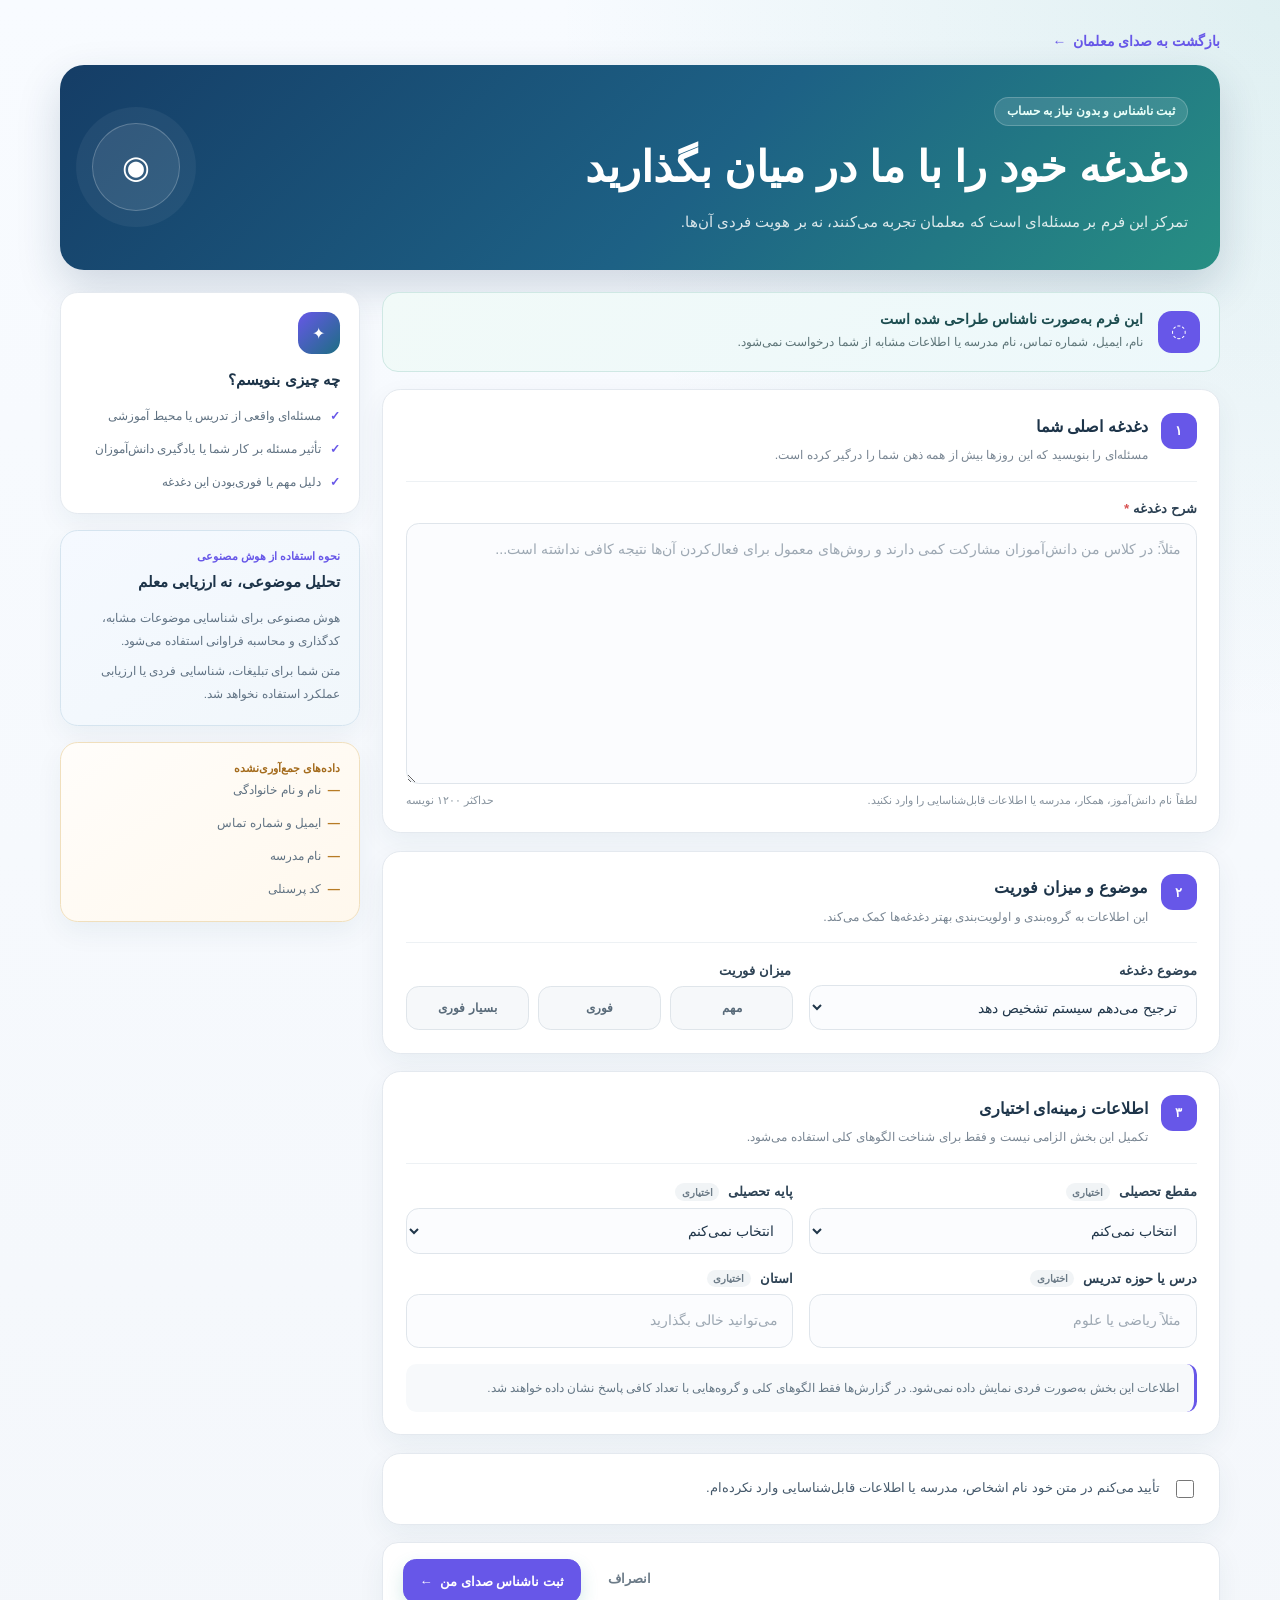
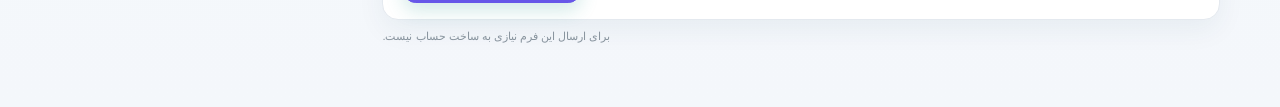
<file: pages/teacher-voice-submit/index.html>
<!DOCTYPE html>
<html lang="fa" dir="rtl">
<head>
  <meta charset="UTF-8" />

  <meta
    name="viewport"
    content="width=device-width, initial-scale=1.0"
  />

  <title>ثبت ناشناس دغدغه</title>

  <link
    rel="stylesheet"
    href="../../styles/foundations/variables.css"
  />

  <link
    rel="stylesheet"
    href="../../styles/foundations/reset.css"
  />

  <link
    rel="stylesheet"
    href="../../styles/foundations/base.css"
  />

  <link
    rel="stylesheet"
    href="../../styles/components/buttons.css"
  />

  <link
    rel="stylesheet"
    href="teacher-voice-submit.css"
  />
</head>

<body>
  <main class="tlr-concern-page">
    <div class="tlr-concern-container">

      <a
        class="tlr-concern-back-link"
        href="../teacher-voice/"
      >
        بازگشت به صدای معلمان
        <span aria-hidden="true">←</span>
      </a>

      <section class="tlr-concern-hero">
        <div>
          <span class="tlr-concern-eyebrow">
            ثبت ناشناس و بدون نیاز به حساب
          </span>

          <h1>
            دغدغه خود را با ما در میان بگذارید
          </h1>

          <p>
            تمرکز این فرم بر مسئله‌ای است که معلمان تجربه
            می‌کنند، نه بر هویت فردی آن‌ها.
          </p>
        </div>

        <div
          class="tlr-concern-hero-icon"
          aria-hidden="true"
        >
          ◉
        </div>
      </section>

      <div class="tlr-concern-layout">

        <form class="tlr-concern-form">

          <section class="tlr-concern-privacy-banner">
            <div
              class="tlr-concern-privacy-icon"
              aria-hidden="true"
            >
              ◌
            </div>

            <div>
              <strong>
                این فرم به‌صورت ناشناس طراحی شده است
              </strong>

              <p>
                نام، ایمیل، شماره تماس، نام مدرسه یا اطلاعات
                مشابه از شما درخواست نمی‌شود.
              </p>
            </div>
          </section>

          <section class="tlr-concern-section">
            <div class="tlr-concern-section-heading">
              <span class="tlr-concern-step">
                ۱
              </span>

              <div>
                <h2>
                  دغدغه اصلی شما
                </h2>

                <p>
                  مسئله‌ای را بنویسید که این روزها بیش از همه
                  ذهن شما را درگیر کرده است.
                </p>
              </div>
            </div>

            <div class="tlr-concern-field">
              <label for="concern-text">
                شرح دغدغه
                <span aria-hidden="true">*</span>
              </label>

              <textarea
                id="concern-text"
                name="concern-text"
                rows="9"
                maxlength="1200"
                placeholder="مثلاً: در کلاس من دانش‌آموزان مشارکت کمی دارند و روش‌های معمول برای فعال‌کردن آن‌ها نتیجه کافی نداشته است..."
                required
              ></textarea>

              <div class="tlr-concern-field-note">
                <span>
                  لطفاً نام دانش‌آموز، همکار، مدرسه یا اطلاعات
                  قابل‌شناسایی را وارد نکنید.
                </span>

                <span>
                  حداکثر ۱۲۰۰ نویسه
                </span>
              </div>
            </div>
          </section>

          <section class="tlr-concern-section">
            <div class="tlr-concern-section-heading">
              <span class="tlr-concern-step">
                ۲
              </span>

              <div>
                <h2>
                  موضوع و میزان فوریت
                </h2>

                <p>
                  این اطلاعات به گروه‌بندی و اولویت‌بندی بهتر
                  دغدغه‌ها کمک می‌کند.
                </p>
              </div>
            </div>

            <div class="tlr-concern-grid">
              <div class="tlr-concern-field">
                <label for="concern-category">
                  موضوع دغدغه
                </label>

                <select
                  id="concern-category"
                  name="concern-category"
                >
                  <option value="">
                    ترجیح می‌دهم سیستم تشخیص دهد
                  </option>

                  <option value="motivation">
                    انگیزش و مشارکت دانش‌آموزان
                  </option>

                  <option value="classroom-management">
                    مدیریت کلاس
                  </option>

                  <option value="assessment">
                    ارزشیابی
                  </option>

                  <option value="workload">
                    فشار کاری و فرسودگی
                  </option>

                  <option value="technology">
                    فناوری و زیرساخت
                  </option>

                  <option value="curriculum">
                    برنامه درسی و محتوای آموزشی
                  </option>

                  <option value="other">
                    موضوع دیگر
                  </option>
                </select>
              </div>

              <fieldset class="tlr-urgency-fieldset">
                <legend>
                  میزان فوریت
                </legend>

                <div class="tlr-urgency-options">
                  <label>
                    <input
                      type="radio"
                      name="urgency"
                      value="important"
                    />

                    <span>
                      مهم
                    </span>
                  </label>

                  <label>
                    <input
                      type="radio"
                      name="urgency"
                      value="urgent"
                    />

                    <span>
                      فوری
                    </span>
                  </label>

                  <label>
                    <input
                      type="radio"
                      name="urgency"
                      value="very-urgent"
                    />

                    <span>
                      بسیار فوری
                    </span>
                  </label>
                </div>
              </fieldset>
            </div>
          </section>

          <section class="tlr-concern-section">
            <div class="tlr-concern-section-heading">
              <span class="tlr-concern-step">
                ۳
              </span>

              <div>
                <h2>
                  اطلاعات زمینه‌ای اختیاری
                </h2>

                <p>
                  تکمیل این بخش الزامی نیست و فقط برای شناخت
                  الگوهای کلی استفاده می‌شود.
                </p>
              </div>
            </div>

            <div class="tlr-concern-grid">
              <div class="tlr-concern-field">
                <label for="education-stage">
                  مقطع تحصیلی
                  <span class="tlr-optional-label">
                    اختیاری
                  </span>
                </label>

                <select
                  id="education-stage"
                  name="education-stage"
                >
                  <option value="">
                    انتخاب نمی‌کنم
                  </option>

                  <option value="primary">
                    دوره ابتدایی
                  </option>

                  <option value="middle">
                    دوره اول متوسطه
                  </option>

                  <option value="high">
                    دوره دوم متوسطه
                  </option>
                </select>
              </div>

              <div class="tlr-concern-field">
                <label for="grade">
                  پایه تحصیلی
                  <span class="tlr-optional-label">
                    اختیاری
                  </span>
                </label>

                <select
                  id="grade"
                  name="grade"
                >
                  <option value="">
                    انتخاب نمی‌کنم
                  </option>

                  <option value="1">پایه اول</option>
                  <option value="2">پایه دوم</option>
                  <option value="3">پایه سوم</option>
                  <option value="4">پایه چهارم</option>
                  <option value="5">پایه پنجم</option>
                  <option value="6">پایه ششم</option>
                  <option value="7">پایه هفتم</option>
                  <option value="8">پایه هشتم</option>
                  <option value="9">پایه نهم</option>
                  <option value="10">پایه دهم</option>
                  <option value="11">پایه یازدهم</option>
                  <option value="12">پایه دوازدهم</option>
                </select>
              </div>

              <div class="tlr-concern-field">
                <label for="subject">
                  درس یا حوزه تدریس
                  <span class="tlr-optional-label">
                    اختیاری
                  </span>
                </label>

                <input
                  id="subject"
                  name="subject"
                  type="text"
                  placeholder="مثلاً ریاضی یا علوم"
                />
              </div>

              <div class="tlr-concern-field">
                <label for="province">
                  استان
                  <span class="tlr-optional-label">
                    اختیاری
                  </span>
                </label>

                <input
                  id="province"
                  name="province"
                  type="text"
                  placeholder="می‌توانید خالی بگذارید"
                />
              </div>
            </div>

            <div class="tlr-optional-explanation">
              اطلاعات این بخش به‌صورت فردی نمایش داده نمی‌شود.
              در گزارش‌ها فقط الگوهای کلی و گروه‌هایی با تعداد
              کافی پاسخ نشان داده خواهند شد.
            </div>
          </section>

          <section class="tlr-concern-section">
            <label class="tlr-concern-confirmation">
              <input
                type="checkbox"
                name="privacy-confirmation"
                required
              />

              <span>
                تأیید می‌کنم در متن خود نام اشخاص، مدرسه یا
                اطلاعات قابل‌شناسایی وارد نکرده‌ام.
              </span>
            </label>
          </section>

          <div class="tlr-concern-actions">
            <a
              class="tlr-concern-cancel"
              href="../teacher-voice/"
            >
              انصراف
            </a>

            <button
              class="tlr-concern-submit"
              type="submit"
            >
              ثبت ناشناس صدای من
              <span aria-hidden="true">←</span>
            </button>
          </div>

          <p class="tlr-concern-no-account">
            برای ارسال این فرم نیازی به ساخت حساب نیست.
          </p>
        </form>

        <aside class="tlr-concern-sidebar">
          <section class="tlr-concern-guide-card">
            <span
              class="tlr-concern-guide-icon"
              aria-hidden="true"
            >
              ✦
            </span>

            <h2>
              چه چیزی بنویسم؟
            </h2>

            <ul>
              <li>
                مسئله‌ای واقعی از تدریس یا محیط آموزشی
              </li>

              <li>
                تأثیر مسئله بر کار شما یا یادگیری دانش‌آموزان
              </li>

              <li>
                دلیل مهم یا فوری‌بودن این دغدغه
              </li>
            </ul>
          </section>

          <section class="tlr-concern-ai-card">
            <span class="tlr-concern-ai-label">
              نحوه استفاده از هوش مصنوعی
            </span>

            <h2>
              تحلیل موضوعی، نه ارزیابی معلم
            </h2>

            <p>
              هوش مصنوعی برای شناسایی موضوعات مشابه، کدگذاری
              و محاسبه فراوانی استفاده می‌شود.
            </p>

            <p>
              متن شما برای تبلیغات، شناسایی فردی یا ارزیابی
              عملکرد استفاده نخواهد شد.
            </p>
          </section>

          <section class="tlr-concern-data-card">
            <span class="tlr-concern-data-label">
              داده‌های جمع‌آوری‌نشده
            </span>

            <ul>
              <li>نام و نام خانوادگی</li>
              <li>ایمیل و شماره تماس</li>
              <li>نام مدرسه</li>
              <li>کد پرسنلی</li>
            </ul>
          </section>
        </aside>

      </div>
    </div>
  </main>
</body>
</html>
</file>
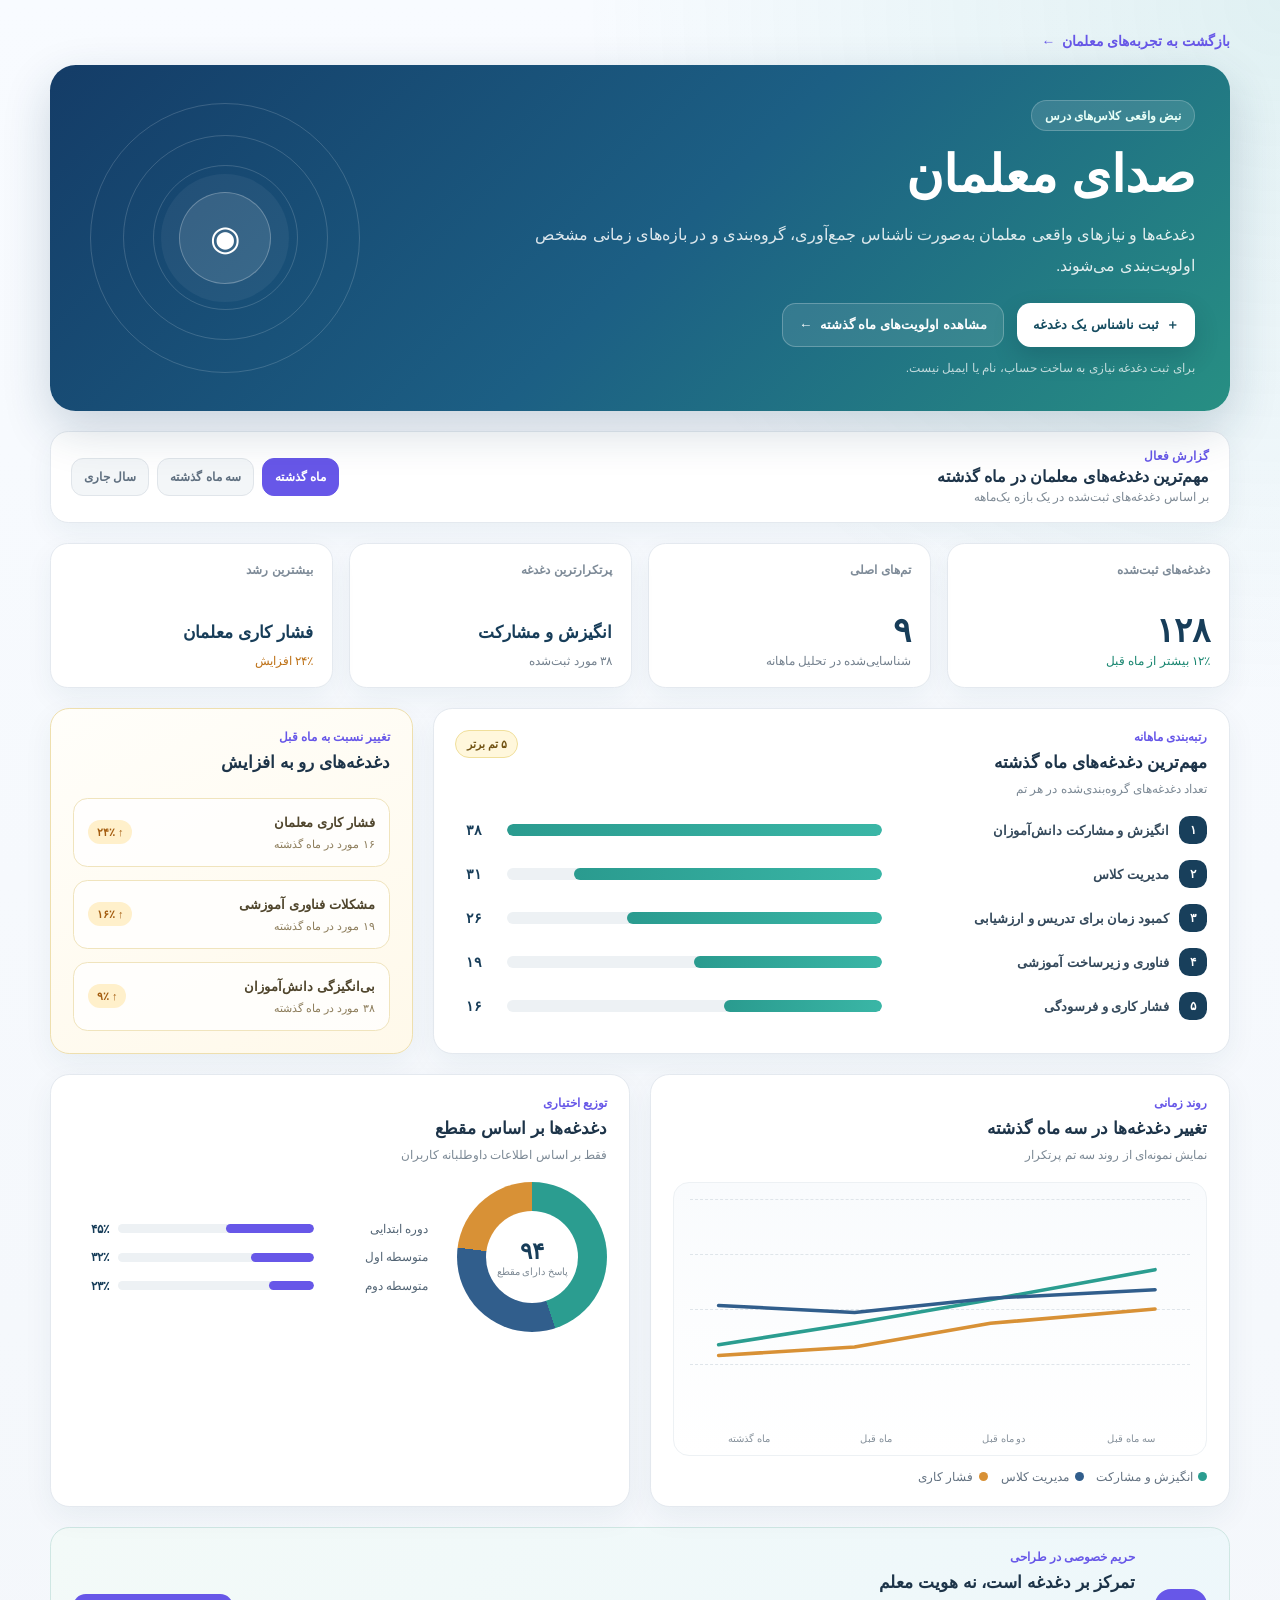
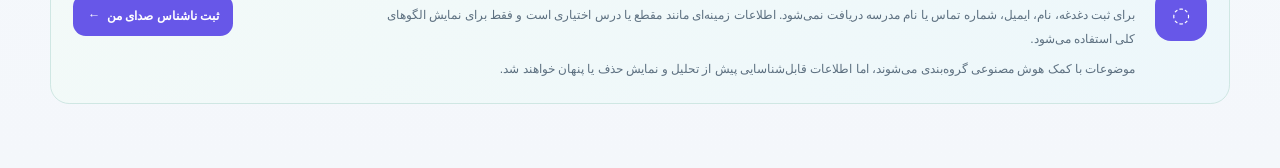
<file: pages/teacher-voice/index.html>
<!DOCTYPE html>
<html lang="fa" dir="rtl">
<head>
  <meta charset="UTF-8" />

  <meta
    name="viewport"
    content="width=device-width, initial-scale=1.0"
  />

  <title>صدای معلمان</title>

  <link
    rel="stylesheet"
    href="../../styles/foundations/variables.css"
  />

  <link
    rel="stylesheet"
    href="../../styles/foundations/reset.css"
  />

  <link
    rel="stylesheet"
    href="../../styles/foundations/base.css"
  />

  <link
    rel="stylesheet"
    href="../../styles/components/buttons.css"
  />

  <link
    rel="stylesheet"
    href="teacher-voice.css"
  />
</head>

<body>
  <main class="tlr-voice-page">
    <div class="tlr-voice-container">

      <a
        class="tlr-voice-back-link"
        href="../experience-list/"
      >
        بازگشت به تجربه‌های معلمان
        <span aria-hidden="true">←</span>
      </a>

      <section class="tlr-voice-hero">
        <div class="tlr-voice-hero-copy">
          <span class="tlr-voice-eyebrow">
            نبض واقعی کلاس‌های درس
          </span>

          <h1 class="tlr-voice-title">
            صدای معلمان
          </h1>

          <p class="tlr-voice-description">
            دغدغه‌ها و نیازهای واقعی معلمان به‌صورت ناشناس
            جمع‌آوری، گروه‌بندی و در بازه‌های زمانی مشخص
            اولویت‌بندی می‌شوند.
          </p>

          <div class="tlr-voice-actions">
            <a
              class="tlr-voice-primary-button"
              href="../teacher-voice-submit/"
            >
              <span aria-hidden="true">＋</span>
              ثبت ناشناس یک دغدغه
            </a>

            <a
              class="tlr-voice-secondary-link"
              href="#monthlyPriorities"
            >
              مشاهده اولویت‌های ماه گذشته
              <span aria-hidden="true">←</span>
            </a>
          </div>

          <p class="tlr-voice-privacy-note">
            برای ثبت دغدغه نیازی به ساخت حساب، نام یا ایمیل نیست.
          </p>
        </div>

        <div
          class="tlr-voice-hero-visual"
          aria-hidden="true"
        >
          <span class="tlr-voice-wave tlr-voice-wave-one"></span>
          <span class="tlr-voice-wave tlr-voice-wave-two"></span>
          <span class="tlr-voice-wave tlr-voice-wave-three"></span>

          <div class="tlr-voice-hero-icon">
            ◉
          </div>
        </div>
      </section>

      <section
        class="tlr-voice-period-bar"
        aria-label="بازه زمانی تحلیل"
      >
        <div>
          <span class="tlr-period-label">
            گزارش فعال
          </span>

          <strong>
            مهم‌ترین دغدغه‌های معلمان در ماه گذشته
          </strong>

          <p>
            بر اساس دغدغه‌های ثبت‌شده در یک بازه یک‌ماهه
          </p>
        </div>

        <div class="tlr-period-options">
          <button
            class="tlr-period-button is-active"
            type="button"
          >
            ماه گذشته
          </button>

          <button
            class="tlr-period-button"
            type="button"
          >
            سه ماه گذشته
          </button>

          <button
            class="tlr-period-button"
            type="button"
          >
            سال جاری
          </button>
        </div>
      </section>

      <section
        class="tlr-voice-stat-grid"
        aria-label="خلاصه آماری"
      >
        <article class="tlr-voice-stat-card">
          <span class="tlr-stat-card-label">
            دغدغه‌های ثبت‌شده
          </span>

          <strong class="tlr-stat-card-value">
            ۱۲۸
          </strong>

          <span class="tlr-stat-card-change is-positive">
            ۱۲٪ بیشتر از ماه قبل
          </span>
        </article>

        <article class="tlr-voice-stat-card">
          <span class="tlr-stat-card-label">
            تم‌های اصلی
          </span>

          <strong class="tlr-stat-card-value">
            ۹
          </strong>

          <span class="tlr-stat-card-change">
            شناسایی‌شده در تحلیل ماهانه
          </span>
        </article>

        <article class="tlr-voice-stat-card">
          <span class="tlr-stat-card-label">
            پرتکرارترین دغدغه
          </span>

          <strong class="tlr-stat-card-title">
            انگیزش و مشارکت
          </strong>

          <span class="tlr-stat-card-change">
            ۳۸ مورد ثبت‌شده
          </span>
        </article>

        <article class="tlr-voice-stat-card">
          <span class="tlr-stat-card-label">
            بیشترین رشد
          </span>

          <strong class="tlr-stat-card-title">
            فشار کاری معلمان
          </strong>

          <span class="tlr-stat-card-change is-warning">
            ۲۴٪ افزایش
          </span>
        </article>
      </section>

      <section
        class="tlr-voice-dashboard-grid"
        id="monthlyPriorities"
      >
        <article class="tlr-voice-panel tlr-priority-panel">
          <div class="tlr-panel-heading">
            <div>
              <span class="tlr-panel-eyebrow">
                رتبه‌بندی ماهانه
              </span>

              <h2>
                مهم‌ترین دغدغه‌های ماه گذشته
              </h2>

              <p>
                تعداد دغدغه‌های گروه‌بندی‌شده در هر تم
              </p>
            </div>

            <span class="tlr-panel-badge">
              ۵ تم برتر
            </span>
          </div>

          <div class="tlr-horizontal-chart">
            <div class="tlr-chart-row">
              <div class="tlr-chart-label">
                <span>۱</span>
                <strong>انگیزش و مشارکت دانش‌آموزان</strong>
              </div>

              <div class="tlr-chart-track">
                <span
                  class="tlr-chart-bar"
                  style="--bar-width: 100%;"
                ></span>
              </div>

              <strong class="tlr-chart-value">
                ۳۸
              </strong>
            </div>

            <div class="tlr-chart-row">
              <div class="tlr-chart-label">
                <span>۲</span>
                <strong>مدیریت کلاس</strong>
              </div>

              <div class="tlr-chart-track">
                <span
                  class="tlr-chart-bar"
                  style="--bar-width: 82%;"
                ></span>
              </div>

              <strong class="tlr-chart-value">
                ۳۱
              </strong>
            </div>

            <div class="tlr-chart-row">
              <div class="tlr-chart-label">
                <span>۳</span>
                <strong>کمبود زمان برای تدریس و ارزشیابی</strong>
              </div>

              <div class="tlr-chart-track">
                <span
                  class="tlr-chart-bar"
                  style="--bar-width: 68%;"
                ></span>
              </div>

              <strong class="tlr-chart-value">
                ۲۶
              </strong>
            </div>

            <div class="tlr-chart-row">
              <div class="tlr-chart-label">
                <span>۴</span>
                <strong>فناوری و زیرساخت آموزشی</strong>
              </div>

              <div class="tlr-chart-track">
                <span
                  class="tlr-chart-bar"
                  style="--bar-width: 50%;"
                ></span>
              </div>

              <strong class="tlr-chart-value">
                ۱۹
              </strong>
            </div>

            <div class="tlr-chart-row">
              <div class="tlr-chart-label">
                <span>۵</span>
                <strong>فشار کاری و فرسودگی</strong>
              </div>

              <div class="tlr-chart-track">
                <span
                  class="tlr-chart-bar"
                  style="--bar-width: 42%;"
                ></span>
              </div>

              <strong class="tlr-chart-value">
                ۱۶
              </strong>
            </div>
          </div>
        </article>

        <article class="tlr-voice-panel tlr-rising-panel">
          <div class="tlr-panel-heading">
            <div>
              <span class="tlr-panel-eyebrow">
                تغییر نسبت به ماه قبل
              </span>

              <h2>
                دغدغه‌های رو به افزایش
              </h2>
            </div>
          </div>

          <div class="tlr-rising-list">
            <div class="tlr-rising-item">
              <div>
                <strong>
                  فشار کاری معلمان
                </strong>

                <span>
                  ۱۶ مورد در ماه گذشته
                </span>
              </div>

              <span class="tlr-rising-value">
                ↑ ۲۴٪
              </span>
            </div>

            <div class="tlr-rising-item">
              <div>
                <strong>
                  مشکلات فناوری آموزشی
                </strong>

                <span>
                  ۱۹ مورد در ماه گذشته
                </span>
              </div>

              <span class="tlr-rising-value">
                ↑ ۱۶٪
              </span>
            </div>

            <div class="tlr-rising-item">
              <div>
                <strong>
                  بی‌انگیزگی دانش‌آموزان
                </strong>

                <span>
                  ۳۸ مورد در ماه گذشته
                </span>
              </div>

              <span class="tlr-rising-value">
                ↑ ۹٪
              </span>
            </div>
          </div>
        </article>
      </section>

      <section class="tlr-voice-lower-grid">
        <article class="tlr-voice-panel">
          <div class="tlr-panel-heading">
            <div>
              <span class="tlr-panel-eyebrow">
                روند زمانی
              </span>

              <h2>
                تغییر دغدغه‌ها در سه ماه گذشته
              </h2>

              <p>
                نمایش نمونه‌ای از روند سه تم پرتکرار
              </p>
            </div>
          </div>

          <div
            class="tlr-trend-chart"
            role="img"
            aria-label="نمودار نمونه روند سه‌ماهه دغدغه‌های معلمان"
          >
            <div class="tlr-trend-grid">
              <span></span>
              <span></span>
              <span></span>
              <span></span>
            </div>

            <svg
              viewBox="0 0 700 250"
              aria-hidden="true"
              focusable="false"
            >
              <polyline
                class="tlr-trend-line tlr-trend-line-one"
                points="40,175 230,145 420,112 650,70"
              ></polyline>

              <polyline
                class="tlr-trend-line tlr-trend-line-two"
                points="40,120 230,130 420,110 650,98"
              ></polyline>

              <polyline
                class="tlr-trend-line tlr-trend-line-three"
                points="40,190 230,178 420,145 650,125"
              ></polyline>
            </svg>

            <div class="tlr-trend-months">
              <span>سه ماه قبل</span>
              <span>دو ماه قبل</span>
              <span>ماه قبل</span>
              <span>ماه گذشته</span>
            </div>
          </div>

          <div class="tlr-trend-legend">
            <span>
              <i class="tlr-legend-dot tlr-legend-one"></i>
              انگیزش و مشارکت
            </span>

            <span>
              <i class="tlr-legend-dot tlr-legend-two"></i>
              مدیریت کلاس
            </span>

            <span>
              <i class="tlr-legend-dot tlr-legend-three"></i>
              فشار کاری
            </span>
          </div>
        </article>

        <article class="tlr-voice-panel">
          <div class="tlr-panel-heading">
            <div>
              <span class="tlr-panel-eyebrow">
                توزیع اختیاری
              </span>

              <h2>
                دغدغه‌ها بر اساس مقطع
              </h2>

              <p>
                فقط بر اساس اطلاعات داوطلبانه کاربران
              </p>
            </div>
          </div>

          <div class="tlr-stage-chart">
            <div class="tlr-stage-circle">
              <div>
                <strong>۹۴</strong>
                <span>پاسخ دارای مقطع</span>
              </div>
            </div>

            <div class="tlr-stage-list">
              <div class="tlr-stage-item">
                <span class="tlr-stage-name">
                  دوره ابتدایی
                </span>

                <div class="tlr-stage-track">
                  <span style="--stage-width: 45%;"></span>
                </div>

                <strong>۴۵٪</strong>
              </div>

              <div class="tlr-stage-item">
                <span class="tlr-stage-name">
                  متوسطه اول
                </span>

                <div class="tlr-stage-track">
                  <span style="--stage-width: 32%;"></span>
                </div>

                <strong>۳۲٪</strong>
              </div>

              <div class="tlr-stage-item">
                <span class="tlr-stage-name">
                  متوسطه دوم
                </span>

                <div class="tlr-stage-track">
                  <span style="--stage-width: 23%;"></span>
                </div>

                <strong>۲۳٪</strong>
              </div>
            </div>
          </div>
        </article>
      </section>

      <section class="tlr-voice-privacy-section">
        <div class="tlr-privacy-icon" aria-hidden="true">
          ◌
        </div>

        <div class="tlr-privacy-content">
          <span class="tlr-panel-eyebrow">
            حریم خصوصی در طراحی
          </span>

          <h2>
            تمرکز بر دغدغه است، نه هویت معلم
          </h2>

          <p>
            برای ثبت دغدغه، نام، ایمیل، شماره تماس یا نام مدرسه
            دریافت نمی‌شود. اطلاعات زمینه‌ای مانند مقطع یا درس
            اختیاری است و فقط برای نمایش الگوهای کلی استفاده می‌شود.
          </p>

          <p>
            موضوعات با کمک هوش مصنوعی گروه‌بندی می‌شوند،
            اما اطلاعات قابل‌شناسایی پیش از تحلیل و نمایش حذف
            یا پنهان خواهند شد.
          </p>
        </div>

        <a
          class="tlr-privacy-action"
          href="../teacher-voice-submit/"
        >
          ثبت ناشناس صدای من
          <span aria-hidden="true">←</span>
        </a>
      </section>

    </div>
  </main>
</body>
</html>
</file>
<file: styles/foundations/variables.css>
:root {
  --tlr-color-primary: #0b8f83;
  --tlr-color-primary-dark: #075f58;
  --tlr-color-primary-soft: #def7f2;
  --tlr-color-secondary: #6757e8;
  --tlr-color-secondary-dark: #4939bd;
  --tlr-color-secondary-soft: #eeebff;
  --tlr-color-accent: #f5b83d;
  --tlr-color-accent-dark: #b87800;
  --tlr-color-coral: #f06f61;
  --tlr-color-blue: #3185fc;
  --tlr-color-background: #f4f7fc;
  --tlr-color-surface: #ffffff;
  --tlr-color-surface-soft: #f9fbfd;
  --tlr-color-text: #17333d;
  --tlr-color-text-muted: #647983;
  --tlr-color-border: #dce7ec;
  --tlr-color-border-dark: #c8d7dd;

  --tlr-radius-small: 12px;
  --tlr-radius-medium: 18px;
  --tlr-radius-large: 26px;
  --tlr-shadow-soft: 0 10px 30px rgba(23, 51, 61, 0.08);
  --tlr-shadow-card: 0 18px 48px rgba(23, 51, 61, 0.12);
  --tlr-gradient-primary: linear-gradient(135deg, #087f73 0%, #19aa9a 100%);
  --tlr-gradient-feature: linear-gradient(135deg, #6757e8 0%, #3185fc 54%, #20b7a6 100%);
  --tlr-gradient-reward: linear-gradient(135deg, #f5b83d 0%, #f28b45 100%);
  --tlr-font-family: "Vazirmatn", Tahoma, Arial, sans-serif;
}
</file>
<file: styles/foundations/base.css>
html { scroll-behavior: smooth; }
body {
  min-height: 100vh;
  background:
    radial-gradient(circle at 8% 12%, rgba(49, 133, 252, 0.08), transparent 25%),
    radial-gradient(circle at 92% 16%, rgba(240, 111, 97, 0.07), transparent 22%),
    var(--tlr-color-background);
  color: var(--tlr-color-text);
  font-family: var(--tlr-font-family);
  text-rendering: optimizeLegibility;
}
button, input, select { font: inherit; }
button, a, select, input { -webkit-tap-highlight-color: transparent; }
.tlr-visually-hidden {
  position: absolute !important;
  width: 1px !important;
  height: 1px !important;
  padding: 0 !important;
  margin: -1px !important;
  overflow: hidden !important;
  clip: rect(0, 0, 0, 0) !important;
  white-space: nowrap !important;
  border: 0 !important;
}
</file>
<file: styles/components/buttons.css>
.tlr-primary-button,
.tlr-secondary-button {
  display: inline-flex;
  align-items: center;
  justify-content: center;
  gap: 9px;
  min-height: 46px;
  border: 0;
  border-radius: 14px;
  color: #fff;
  font-weight: 900;
  cursor: pointer;
  transition: transform 180ms ease, box-shadow 180ms ease, filter 180ms ease;
}
.tlr-primary-button {
  padding: 11px 19px;
  background: var(--tlr-gradient-primary);
  box-shadow: 0 12px 26px rgba(8, 127, 115, 0.25);
}
.tlr-primary-button > span {
  display: grid;
  place-items: center;
  width: 24px;
  height: 24px;
  border-radius: 8px;
  background: rgba(255,255,255,.18);
}
.tlr-secondary-button {
  width: 100%;
  padding: 10px 14px;
  background: var(--tlr-gradient-feature);
  box-shadow: 0 10px 22px rgba(103, 87, 232, .24);
}
.tlr-primary-button:hover,
.tlr-secondary-button:hover { transform: translateY(-2px); filter: saturate(1.08); }
.tlr-primary-button:focus-visible,
.tlr-secondary-button:focus-visible { outline: 3px solid rgba(49, 133, 252, .25); outline-offset: 3px; }
.tlr-text-link {
  display: inline-flex;
  align-items: center;
  gap: 8px;
  color: var(--tlr-color-primary-dark);
  font-weight: 800;
  text-decoration: none;
}
.tlr-text-link:hover { gap: 12px; }
</file>
<file: styles/components/reaction-bar.css>
.tlr-reaction-bar { display: flex; flex-wrap: wrap; gap: 8px; }
.tlr-reaction-button { display: inline-flex; align-items: center; gap: 6px; min-height: 36px; padding: 7px 10px; border: 1px solid var(--tlr-color-border); border-radius: 999px; background: #fff; color: var(--tlr-color-text-muted); font-size: .7rem; font-weight: 800; cursor: pointer; transition: transform 180ms ease, background 180ms ease, color 180ms ease, border-color 180ms ease; }
.tlr-reaction-button:hover { transform: translateY(-2px); border-color: rgba(103,87,232,.23); }
.tlr-reaction-button:nth-child(1):hover { background: #fff3d6; color: var(--tlr-color-accent-dark); }
.tlr-reaction-button:nth-child(2):hover { background: var(--tlr-color-secondary-soft); color: var(--tlr-color-secondary-dark); }
.tlr-reaction-button:nth-child(3):hover { background: var(--tlr-color-primary-soft); color: var(--tlr-color-primary-dark); }
.tlr-reaction-button:nth-child(4):hover { background: #ffe7e3; color: var(--tlr-color-coral); }
.tlr-reaction-button.is-active, .tlr-reaction-button[aria-pressed="true"] { border-color: transparent; background: var(--tlr-gradient-feature); color: #fff; box-shadow: 0 9px 20px rgba(103,87,232,.2); }
.tlr-reaction-button strong { font-size: .72rem; }
</file>
<file: pages/experience-detail/experience-detail.css>
:root {
  --detail-primary: #087f73;
  --detail-primary-dark: #075f58;
  --detail-primary-soft: #d9f5ef;

  --detail-secondary: #6757e8;
  --detail-secondary-dark: #493db2;
  --detail-secondary-soft: #ece9ff;

  --detail-blue: #3185fc;
  --detail-blue-soft: #e7f0ff;

  --detail-gold: #f4b740;
  --detail-gold-dark: #b5780b;
  --detail-gold-soft: #fff3cf;

  --detail-coral: #ed6a5a;
  --detail-coral-soft: #ffe7e3;

  --detail-background: #f3f7fb;
  --detail-surface: #ffffff;
  --detail-surface-soft: #f8fbfd;

  --detail-text: #18313d;
  --detail-text-soft: #607580;
  --detail-border: #dce7ec;

  --detail-shadow-soft:
    0 12px 32px rgba(26, 65, 78, 0.09);

  --detail-shadow-card:
    0 22px 54px rgba(26, 65, 78, 0.13);

  --detail-gradient-primary:
    linear-gradient(
      135deg,
      #087f73 0%,
      #1ba89a 100%
    );

  --detail-gradient-feature:
    linear-gradient(
      135deg,
      #6757e8 0%,
      #3185fc 52%,
      #22b8a7 100%
    );

  --detail-gradient-reward:
    linear-gradient(
      135deg,
      #f4b740 0%,
      #f28c46 100%
    );
}

* {
  box-sizing: border-box;
}

html {
  scroll-behavior: smooth;
}

body {
  margin: 0;

  background:
    radial-gradient(
      circle at 7% 10%,
      rgba(103, 87, 232, 0.08),
      transparent 26%
    ),
    radial-gradient(
      circle at 94% 18%,
      rgba(8, 127, 115, 0.09),
      transparent 24%
    ),
    radial-gradient(
      circle at 80% 92%,
      rgba(244, 183, 64, 0.08),
      transparent 24%
    ),
    var(--detail-background);

  color: var(--detail-text);
  font-family: "Vazirmatn", sans-serif;
  line-height: 1.9;
}

button,
a {
  font: inherit;
}

button {
  cursor: pointer;
}

.experience-detail-page {
  width: min(1180px, calc(100% - 32px));
  margin: 0 auto;
  padding: 28px 0 64px;
}

/* Back link */

.experience-back-link {
  display: inline-flex;
  align-items: center;
  gap: 8px;

  margin-bottom: 22px;
  padding: 9px 14px;

  border: 1px solid var(--detail-border);
  border-radius: 12px;

  background: rgba(255, 255, 255, 0.85);
  color: var(--detail-primary-dark);

  font-size: 0.84rem;
  font-weight: 900;
  text-decoration: none;

  box-shadow: var(--detail-shadow-soft);

  transition:
    transform 180ms ease,
    background 180ms ease,
    border-color 180ms ease;
}

.experience-back-link:hover {
  transform: translateX(4px);

  border-color: rgba(8, 127, 115, 0.22);
  background: var(--detail-primary-soft);
}

/* Hero */

.experience-detail-hero {
  position: relative;
  overflow: hidden;

  display: grid;
  grid-template-columns:
    minmax(0, 1fr)
    245px;
  gap: 38px;
  align-items: center;

  padding: 44px;

  border: 1px solid rgba(103, 87, 232, 0.15);
  border-radius: 30px;

  background:
    radial-gradient(
      circle at 8% 16%,
      rgba(244, 183, 64, 0.22),
      transparent 28%
    ),
    radial-gradient(
      circle at 92% 78%,
      rgba(34, 184, 167, 0.16),
      transparent 30%
    ),
    linear-gradient(
      135deg,
      #f6f2ff 0%,
      #edf6ff 48%,
      #e9fbf7 100%
    );

  box-shadow: var(--detail-shadow-card);
}

.experience-detail-hero::before {
  content: "";

  position: absolute;
  top: -70px;
  left: -58px;

  width: 190px;
  height: 190px;

  border: 28px solid rgba(103, 87, 232, 0.06);
  border-radius: 50%;
}

.experience-detail-hero::after {
  content: "";

  position: absolute;
  right: 42%;
  bottom: -88px;

  width: 170px;
  height: 170px;

  border: 1px solid rgba(8, 127, 115, 0.1);
  border-radius: 34%;

  transform: rotate(18deg);
}

.experience-detail-main,
.experience-score-panel {
  position: relative;
  z-index: 1;
}

.experience-detail-labels {
  display: flex;
  flex-wrap: wrap;
  gap: 9px;

  margin-bottom: 18px;
}

.experience-featured-badge,
.experience-category-badge,
.experience-grade-badge {
  display: inline-flex;
  align-items: center;

  padding: 7px 12px;

  border-radius: 999px;

  font-size: 0.76rem;
  font-weight: 900;
}

.experience-featured-badge {
  background: var(--detail-gold-soft);
  color: var(--detail-gold-dark);
}

.experience-category-badge {
  background: var(--detail-secondary-soft);
  color: var(--detail-secondary-dark);
}

.experience-grade-badge {
  background: var(--detail-primary-soft);
  color: var(--detail-primary-dark);
}

.experience-detail-title {
  max-width: 760px;
  margin: 0;

  color: #163f39;
  font-size: clamp(2.15rem, 4.8vw, 3.85rem);
  font-weight: 900;
  line-height: 1.3;
  letter-spacing: -0.04em;
}

.experience-detail-summary {
  max-width: 750px;
  margin: 20px 0 0;

  color: var(--detail-text-soft);
  font-size: 1rem;
  line-height: 2;
}

.experience-author {
  display: flex;
  align-items: center;
  gap: 13px;

  margin-top: 28px;
}

.experience-author-avatar {
  position: relative;

  display: grid;
  place-items: center;

  width: 54px;
  height: 54px;

  border: 4px solid rgba(255, 255, 255, 0.82);
  border-radius: 17px;

  background: var(--detail-gradient-feature);
  color: #ffffff;

  box-shadow:
    0 11px 24px rgba(103, 87, 232, 0.24);
}

.experience-author-avatar::after {
  content: "";

  position: absolute;
  inset: -5px;

  border: 1px solid rgba(103, 87, 232, 0.18);
  border-radius: 20px;
}

.experience-author-avatar svg {
  width: 26px;
  height: 26px;

  fill: none;
  stroke: currentColor;
  stroke-width: 1.7;
  stroke-linecap: round;
  stroke-linejoin: round;
}

.experience-author strong {
  display: block;

  color: var(--detail-text);
  font-size: 0.92rem;
  font-weight: 900;
}

.experience-author p {
  margin: 2px 0 0;

  color: var(--detail-text-soft);
  font-size: 0.78rem;
}

/* Score panel */

.experience-score-panel {
  display: flex;
  flex-direction: column;
  align-items: center;

  padding: 24px 20px;

  border: 1px solid rgba(255, 255, 255, 0.85);
  border-radius: 22px;

  background: rgba(255, 255, 255, 0.8);
  backdrop-filter: blur(10px);

  text-align: center;

  box-shadow: var(--detail-shadow-soft);
}

.experience-score-label {
  margin: 0;

  color: var(--detail-text-soft);
  font-size: 0.78rem;
  font-weight: 800;
}

.experience-score-value {
  margin-top: 3px;

  color: var(--detail-primary-dark);
  font-size: 3.1rem;
  font-weight: 900;
  line-height: 1.2;
}

.experience-score-caption,
.experience-score-count {
  margin: 0;

  color: var(--detail-text-soft);
  font-size: 0.72rem;
}

.experience-score-stars {
  margin: 11px 0 8px;

  color: var(--detail-gold);
  font-size: 1.03rem;
  letter-spacing: 2px;
}

.experience-save-button {
  display: inline-flex;
  justify-content: center;
  align-items: center;
  gap: 8px;

  width: 100%;
  margin-top: 16px;
  padding: 11px 14px;

  border: 0;
  border-radius: 13px;

  background: var(--detail-gradient-primary);
  color: #ffffff;

  font-weight: 900;

  box-shadow:
    0 11px 24px rgba(8, 127, 115, 0.24);

  transition:
    transform 180ms ease,
    box-shadow 180ms ease;
}

.experience-save-button:hover {
  transform: translateY(-2px);

  box-shadow:
    0 15px 29px rgba(8, 127, 115, 0.31);
}

.experience-save-button span {
  font-size: 1.05rem;
}

/* Reaction summary */

.experience-reaction-summary {
  display: grid;
  grid-template-columns:
    repeat(4, minmax(0, 1fr));
  gap: 12px;

  margin: 22px 0 28px;
}

.experience-reaction-summary button {
  display: flex;
  justify-content: center;
  align-items: center;
  gap: 7px;

  min-height: 52px;
  padding: 11px 13px;

  border: 1px solid var(--detail-border);
  border-radius: 16px;

  background: var(--detail-surface);
  color: var(--detail-text-soft);

  font-size: 0.78rem;
  font-weight: 800;

  box-shadow: var(--detail-shadow-soft);

  transition:
    transform 180ms ease,
    box-shadow 180ms ease,
    background 180ms ease,
    color 180ms ease,
    border-color 180ms ease;
}

.experience-reaction-summary button:hover {
  transform: translateY(-3px);

  box-shadow:
    0 16px 30px rgba(26, 65, 78, 0.13);
}

.experience-reaction-summary button:nth-child(1):hover {
  border-color: rgba(244, 183, 64, 0.3);
  background: var(--detail-gold-soft);
  color: var(--detail-gold-dark);
}

.experience-reaction-summary button:nth-child(2):hover {
  border-color: rgba(103, 87, 232, 0.24);
  background: var(--detail-secondary-soft);
  color: var(--detail-secondary-dark);
}

.experience-reaction-summary button:nth-child(3):hover {
  border-color: rgba(8, 127, 115, 0.24);
  background: var(--detail-primary-soft);
  color: var(--detail-primary-dark);
}

.experience-reaction-summary button:nth-child(4):hover {
  border-color: rgba(237, 106, 90, 0.26);
  background: var(--detail-coral-soft);
  color: var(--detail-coral);
}

.experience-reaction-summary button > span {
  font-size: 1rem;
}

.experience-reaction-summary strong {
  color: inherit;
  font-weight: 900;
}

/* Main layout */

.experience-detail-layout {
  display: grid;
  grid-template-columns:
    minmax(0, 1fr)
    310px;
  gap: 26px;
  align-items: start;
}

.experience-detail-content {
  display: grid;
  gap: 18px;

  min-width: 0;
}

.experience-content-card,
.experience-info-card,
.experience-tools-card,
.experience-reward-card,
.experience-share-card {
  border: 1px solid var(--detail-border);
  border-radius: 22px;

  background: var(--detail-surface);

  box-shadow: var(--detail-shadow-soft);
}

/* Content cards */

.experience-content-card {
  position: relative;
  overflow: hidden;

  padding: 28px;
}

.experience-content-card::before {
  content: "";

  position: absolute;
  top: 0;
  right: 0;

  width: 6px;
  height: 100%;

  background:
    linear-gradient(
      180deg,
      var(--detail-primary),
      var(--detail-secondary)
    );
}

.experience-section-heading {
  display: flex;
  align-items: center;
  gap: 13px;

  margin-bottom: 17px;
}

.experience-section-heading > span {
  display: grid;
  place-items: center;

  flex: 0 0 auto;

  width: 42px;
  height: 42px;

  border-radius: 13px;

  background: var(--detail-secondary-soft);
  color: var(--detail-secondary-dark);

  font-size: 0.8rem;
  font-weight: 900;
}

.experience-content-card:nth-child(2)
.experience-section-heading > span {
  background: var(--detail-primary-soft);
  color: var(--detail-primary-dark);
}

.experience-content-card:nth-child(3)
.experience-section-heading > span {
  background: var(--detail-blue-soft);
  color: #1e67c7;
}

.experience-content-card:nth-child(4)
.experience-section-heading > span {
  background: var(--detail-gold-soft);
  color: var(--detail-gold-dark);
}

.experience-section-heading p {
  margin: 0 0 2px;

  color: var(--detail-secondary);
  font-size: 0.7rem;
  font-weight: 900;
}

.experience-section-heading h2 {
  margin: 0;

  color: var(--detail-text);
  font-size: 1.16rem;
  font-weight: 900;
}

.experience-content-card > p {
  margin: 0;

  color: var(--detail-text-soft);
  line-height: 2;
}

/* Steps */

.experience-step-list {
  display: grid;
  gap: 11px;

  margin: 0;
  padding: 0;

  list-style: none;
  counter-reset: detail-step;
}

.experience-step-list li {
  position: relative;

  padding: 13px 54px 13px 15px;

  border: 1px solid rgba(8, 127, 115, 0.11);
  border-radius: 14px;

  background: #f8fcfb;
  color: var(--detail-text-soft);

  counter-increment: detail-step;

  transition:
    transform 180ms ease,
    border-color 180ms ease,
    box-shadow 180ms ease;
}

.experience-step-list li:hover {
  transform: translateX(-3px);

  border-color: rgba(103, 87, 232, 0.18);

  box-shadow:
    0 9px 20px rgba(26, 65, 78, 0.08);
}

.experience-step-list li::before {
  content: counter(detail-step);

  position: absolute;
  top: 50%;
  right: 13px;

  display: grid;
  place-items: center;

  width: 29px;
  height: 29px;

  border-radius: 9px;

  background: var(--detail-primary-soft);
  color: var(--detail-primary-dark);

  font-size: 0.76rem;
  font-weight: 900;

  transform: translateY(-50%);
}

/* Outcomes */

.experience-outcome-grid {
  display: grid;
  grid-template-columns:
    repeat(3, minmax(0, 1fr));
  gap: 11px;

  margin-top: 22px;
}

.experience-outcome-grid div {
  display: flex;
  flex-direction: column;
  align-items: center;

  padding: 17px 12px;

  border: 1px solid rgba(49, 133, 252, 0.12);
  border-radius: 15px;

  background:
    linear-gradient(
      180deg,
      #ffffff 0%,
      #f4f8ff 100%
    );

  text-align: center;
}

.experience-outcome-grid strong {
  color: var(--detail-secondary-dark);
  font-size: 1.18rem;
  font-weight: 900;
}

.experience-outcome-grid span {
  margin-top: 2px;

  color: var(--detail-text-soft);
  font-size: 0.72rem;
}

/* Tip */

.experience-tip {
  position: relative;

  margin: 0;
  padding: 20px 22px 20px 48px;

  border: 1px solid rgba(244, 183, 64, 0.2);
  border-radius: 16px;

  background:
    linear-gradient(
      135deg,
      #fffaf0 0%,
      #fff4d4 100%
    );

  color: #735116;
  font-weight: 700;
}

.experience-tip::before {
  content: "“";

  position: absolute;
  top: 6px;
  left: 16px;

  color: var(--detail-gold);
  font-size: 3rem;
  font-weight: 900;
  line-height: 1;
}

/* Sidebar */

.experience-detail-sidebar {
  position: sticky;
  top: 22px;

  display: grid;
  gap: 17px;
}

.experience-info-card,
.experience-tools-card,
.experience-reward-card,
.experience-share-card {
  padding: 21px;
}

.experience-info-card h2,
.experience-tools-card h2,
.experience-share-card h2 {
  margin: 0 0 14px;

  color: var(--detail-text);
  font-size: 1rem;
  font-weight: 900;
}

.experience-info-card dl {
  display: grid;

  margin: 0;
}

.experience-info-card dl div {
  display: flex;
  justify-content: space-between;
  gap: 14px;

  padding: 11px 0;

  border-bottom: 1px solid var(--detail-border);
}

.experience-info-card dl div:last-child {
  border-bottom: 0;
}

.experience-info-card dt {
  color: var(--detail-text-soft);
  font-size: 0.76rem;
}

.experience-info-card dd {
  margin: 0;

  color: var(--detail-text);
  font-size: 0.78rem;
  font-weight: 900;
}

/* Tools */

.experience-tool-list {
  display: flex;
  flex-wrap: wrap;
  gap: 8px;
}

.experience-tool-list span {
  padding: 7px 11px;

  border: 1px solid rgba(103, 87, 232, 0.13);
  border-radius: 999px;

  background: var(--detail-secondary-soft);
  color: var(--detail-secondary-dark);

  font-size: 0.72rem;
  font-weight: 800;
}

/* Reward */

.experience-reward-card {
  text-align: center;

  background:
    radial-gradient(
      circle at 50% 0%,
      rgba(244, 183, 64, 0.21),
      transparent 38%
    ),
    #ffffff;
}

.experience-reward-icon {
  display: grid;
  place-items: center;

  width: 62px;
  height: 62px;
  margin: 0 auto 12px;

  border: 6px solid var(--detail-gold-soft);
  border-radius: 50%;

  background: var(--detail-gradient-reward);
  color: #ffffff;

  font-size: 1.45rem;

  box-shadow:
    0 12px 25px rgba(244, 183, 64, 0.28);
}

.experience-reward-card p {
  margin: 0;

  color: var(--detail-text-soft);
  font-size: 0.7rem;
  font-weight: 800;
}

.experience-reward-card h2 {
  margin: 4px 0 6px;

  color: var(--detail-text);
  font-size: 1rem;
  font-weight: 900;
}

.experience-reward-card > span:last-child {
  display: block;

  color: var(--detail-text-soft);
  font-size: 0.72rem;
  line-height: 1.75;
}

/* Share card */

.experience-share-card {
  background:
    linear-gradient(
      135deg,
      #f5f1ff 0%,
      #edf7ff 100%
    );
}

.experience-share-card p {
  margin: 0;

  color: var(--detail-text-soft);
  font-size: 0.76rem;
}

.experience-share-card button {
  width: 100%;
  margin-top: 14px;
  padding: 10px 12px;

  border: 0;
  border-radius: 12px;

  background: var(--detail-gradient-feature);
  color: #ffffff;

  font-weight: 900;

  box-shadow:
    0 10px 22px rgba(103, 87, 232, 0.22);

  transition:
    transform 180ms ease,
    box-shadow 180ms ease;
}

.experience-share-card button:hover {
  transform: translateY(-2px);

  box-shadow:
    0 14px 27px rgba(103, 87, 232, 0.3);
}

/* Focus states */

.experience-save-button:focus-visible,
.experience-reaction-summary button:focus-visible,
.experience-share-card button:focus-visible,
.experience-back-link:focus-visible {
  outline: 3px solid rgba(49, 133, 252, 0.28);
  outline-offset: 3px;
}

/* Responsive */

@media (max-width: 900px) {
  .experience-detail-hero {
    grid-template-columns: 1fr;
    padding: 34px;
  }

  .experience-score-panel {
    display: grid;
    grid-template-columns:
      repeat(3, auto);
    justify-content: center;
    gap: 6px 18px;
  }

  .experience-score-value {
    grid-row: 1 / 3;

    font-size: 2.4rem;
  }

  .experience-score-stars {
    margin: 0;
  }

  .experience-save-button {
    grid-column: 1 / -1;
  }

  .experience-detail-layout {
    grid-template-columns: 1fr;
  }

  .experience-detail-sidebar {
    position: static;

    grid-template-columns:
      repeat(2, minmax(0, 1fr));
  }

  .experience-reaction-summary {
    grid-template-columns:
      repeat(2, minmax(0, 1fr));
  }
}

@media (max-width: 620px) {
  .experience-detail-page {
    width: min(100% - 20px, 1180px);
    padding-top: 16px;
  }

  .experience-detail-hero {
    padding: 25px 20px;

    border-radius: 23px;
  }

  .experience-detail-title {
    font-size: 2.15rem;
  }

  .experience-author {
    align-items: flex-start;
  }

  .experience-score-panel {
    display: flex;
  }

  .experience-reaction-summary {
    grid-template-columns: 1fr;
  }

  .experience-detail-sidebar {
    grid-template-columns: 1fr;
  }

  .experience-content-card,
  .experience-info-card,
  .experience-tools-card,
  .experience-reward-card,
  .experience-share-card {
    padding: 20px;

    border-radius: 18px;
  }

  .experience-section-heading {
    align-items: flex-start;
  }

  .experience-outcome-grid {
    grid-template-columns: 1fr;
  }

  .experience-tip {
    padding-left: 20px;
  }

  .experience-tip::before {
    display: none;
  }
}

@media (prefers-reduced-motion: reduce) {
  *,
  *::before,
  *::after {
    scroll-behavior: auto !important;
    transition: none !important;
  }
}
</file>
<file: styles/components/filters.css>
.tlr-search-panel {
  margin-bottom: 28px;
  padding: 20px;
  border: 1px solid rgba(49, 133, 252, .13);
  border-radius: 22px;
  background: rgba(255,255,255,.92);
  box-shadow: var(--tlr-shadow-soft);
}
.tlr-search-box {
  display: flex;
  align-items: center;
  gap: 10px;
  min-height: 54px;
  padding: 0 16px;
  border: 1px solid var(--tlr-color-border);
  border-radius: 16px;
  background: #fff;
  transition: border-color 180ms ease, box-shadow 180ms ease;
}
.tlr-search-box:focus-within {
  border-color: rgba(103,87,232,.5);
  box-shadow: 0 0 0 4px rgba(103,87,232,.1);
}
.tlr-search-icon { color: var(--tlr-color-secondary); font-size: 1.2rem; }
.tlr-search-box input { width: 100%; border: 0; outline: 0; color: var(--tlr-color-text); background: transparent; }
.tlr-search-box input::placeholder { color: #8a9aa2; }
.tlr-filter-grid { display: grid; grid-template-columns: repeat(4, minmax(0, 1fr)); gap: 12px; margin-top: 16px; }
.tlr-field { display: grid; gap: 7px; }
.tlr-field > span { color: var(--tlr-color-text-muted); font-size: .78rem; font-weight: 800; }
.tlr-field select {
  width: 100%;
  min-height: 46px;
  padding: 0 12px;
  border: 1px solid var(--tlr-color-border);
  border-radius: 13px;
  outline: 0;
  background: #fff;
  color: var(--tlr-color-text);
  cursor: pointer;
}
.tlr-field select:focus { border-color: rgba(103,87,232,.5); box-shadow: 0 0 0 4px rgba(103,87,232,.09); }
@media (max-width: 820px) { .tlr-filter-grid { grid-template-columns: repeat(2, minmax(0,1fr)); } }
@media (max-width: 520px) { .tlr-filter-grid { grid-template-columns: 1fr; } }
</file>
<file: styles/components/experience-card.css>
.tlr-experience-card {
  position: relative;
  overflow: hidden;
  border: 1px solid rgba(8,127,115,.11);
  border-radius: 22px;
  background: #fff;
  box-shadow: var(--tlr-shadow-soft);
  transition: transform 200ms ease, box-shadow 200ms ease, border-color 200ms ease;
}
.tlr-experience-card::before { content: ""; position: absolute; inset: 0 0 auto; height: 5px; background: var(--tlr-gradient-feature); }
.tlr-experience-card:hover { transform: translateY(-4px); border-color: rgba(103,87,232,.22); box-shadow: var(--tlr-shadow-card); }
.tlr-experience-header { display: flex; align-items: center; justify-content: space-between; gap: 16px; padding: 24px 24px 18px; border-bottom: 1px solid #edf2f4; }
.tlr-author { display: flex; align-items: center; gap: 12px; min-width: 0; }
.tlr-avatar { flex: 0 0 auto; display: grid; place-items: center; width: 46px; height: 46px; border-radius: 15px; background: var(--tlr-gradient-primary); color: #fff; box-shadow: 0 9px 20px rgba(8,127,115,.22); }
.tlr-avatar-icon { width: 24px; height: 24px; fill: none; stroke: currentColor; stroke-width: 1.7; stroke-linecap: round; stroke-linejoin: round; }
.tlr-author-name { margin: 0; color: var(--tlr-color-text); font-size: .9rem; font-weight: 900; }
.tlr-author-meta { margin: 3px 0 0; color: var(--tlr-color-text-muted); font-size: .72rem; }
.tlr-save-button { display: grid; place-items: center; width: 42px; height: 42px; border: 1px solid var(--tlr-color-border); border-radius: 13px; background: #fff; color: var(--tlr-color-text-muted); cursor: pointer; transition: transform 180ms ease, background 180ms ease, color 180ms ease; }
.tlr-save-button:hover, .tlr-save-button.is-saved { transform: translateY(-2px); background: #ffe9e6; color: var(--tlr-color-coral); border-color: rgba(240,111,97,.22); }
.tlr-experience-body { padding: 22px 24px 20px; }
.tlr-experience-meta { display: flex; flex-wrap: wrap; gap: 8px; margin-bottom: 14px; }
.tlr-category-badge, .tlr-stage-badge { display: inline-flex; padding: 6px 10px; border-radius: 999px; font-size: .7rem; font-weight: 900; }
.tlr-category-badge { background: var(--tlr-color-primary-soft); color: var(--tlr-color-primary-dark); }
.tlr-stage-badge { background: var(--tlr-color-secondary-soft); color: var(--tlr-color-secondary-dark); }
.tlr-experience-title { margin: 0; color: var(--tlr-color-text); font-size: 1.16rem; font-weight: 900; line-height: 1.75; }
.tlr-experience-summary { margin: 10px 0 0; color: var(--tlr-color-text-muted); font-size: .88rem; line-height: 2; }
.tlr-keyword-list { display: flex; flex-wrap: wrap; gap: 7px; margin-top: 16px; }
.tlr-keyword { display: inline-flex; padding: 6px 9px; border: 1px solid var(--tlr-color-border); border-radius: 999px; background: var(--tlr-color-surface-soft); color: var(--tlr-color-text-muted); font-size: .68rem; font-weight: 700; }
.tlr-experience-footer { display: flex; justify-content: space-between; align-items: center; gap: 14px; padding: 15px 24px 20px; }
.tlr-read-more { color: var(--tlr-color-secondary); font-size: .78rem; font-weight: 900; text-decoration: none; }
.tlr-save-count { color: var(--tlr-color-text-muted); font-size: .7rem; }
@media (max-width: 580px) {
  .tlr-experience-header, .tlr-experience-body, .tlr-experience-footer { padding-right: 18px; padding-left: 18px; }
  .tlr-experience-footer { align-items: flex-start; flex-direction: column; }
}
.tlr-tag-row { display: flex; flex-wrap: wrap; gap: 8px; margin-bottom: 14px; }
.tlr-category-tag, .tlr-stage-tag { display: inline-flex; padding: 6px 10px; border-radius: 999px; font-size: .7rem; font-weight: 900; }
.tlr-category-tag { background: var(--tlr-color-primary-soft); color: var(--tlr-color-primary-dark); }
.tlr-stage-tag { background: var(--tlr-color-secondary-soft); color: var(--tlr-color-secondary-dark); }
.tlr-reaction-group { display: flex; flex-wrap: wrap; gap: 8px; }
.tlr-text-button {
  display: inline-flex;
  align-items: center;
  gap: 0.35rem;

  color: var(--tlr-color-secondary);
  font-size: 0.78rem;
  font-weight: 900;
  text-decoration: none;
  cursor: pointer;

  transition:
    color 180ms ease,
    transform 180ms ease;
}

.tlr-text-button:hover {
  color: var(--tlr-color-secondary-dark);
  transform: translateX(-3px);
}

.tlr-experience-title-link {
  color: inherit;
  text-decoration: none;

  transition:
    color 180ms ease;
}

.tlr-experience-title-link:hover {
  color: var(--tlr-color-secondary-dark);
}
</file>
<file: styles/components/teacher-ranking.css>
.tlr-ranking-card { overflow: hidden; border: 1px solid rgba(103,87,232,.13); border-radius: 22px; background: linear-gradient(180deg,#fff 0%,#faf9ff 100%); box-shadow: var(--tlr-shadow-card); }
.tlr-ranking-heading { padding: 20px 20px 16px; border-bottom: 1px solid rgba(103,87,232,.09); }
.tlr-ranking-list { display: grid; gap: 9px; margin: 0; padding: 14px; list-style: none; }
.tlr-ranking-item { display: grid; grid-template-columns: 30px 42px minmax(0,1fr) auto; gap: 9px; align-items: center; padding: 11px; border: 1px solid rgba(8,127,115,.08); border-radius: 15px; background: rgba(255,255,255,.9); transition: transform 180ms ease, box-shadow 180ms ease; }
.tlr-ranking-item:hover { transform: translateX(-3px); box-shadow: 0 10px 22px rgba(23,51,61,.08); }
.tlr-rank-number { display: grid; place-items: center; width: 28px; height: 28px; border-radius: 9px; background: var(--tlr-color-secondary-soft); color: var(--tlr-color-secondary-dark); font-size: .74rem; font-weight: 900; }
.tlr-ranking-item:first-child .tlr-rank-number { background: var(--tlr-gradient-reward); color: #fff; }
.tlr-ranking-item:nth-child(2) .tlr-rank-number { background: linear-gradient(135deg,#dfe7ee,#aab7c4); color: #fff; }
.tlr-ranking-item:nth-child(3) .tlr-rank-number { background: linear-gradient(135deg,#e6af77,#b97843); color: #fff; }
.tlr-ranking-avatar { display: grid; place-items: center; width: 40px; height: 40px; border-radius: 13px; background: var(--tlr-gradient-feature); color: #fff; box-shadow: 0 8px 17px rgba(103,87,232,.2); }
.tlr-ranking-avatar-icon { width: 21px; height: 21px; fill: none; stroke: currentColor; stroke-width: 1.7; stroke-linecap: round; stroke-linejoin: round; }
.tlr-ranking-name { margin: 0; color: var(--tlr-color-text); font-size: .78rem; font-weight: 900; }
.tlr-ranking-meta { margin: 2px 0 0; color: var(--tlr-color-text-muted); font-size: .65rem; }
.tlr-ranking-score { color: var(--tlr-color-secondary-dark); font-size: .76rem; font-weight: 900; }
.tlr-ranking-note { margin: 0; padding: 12px 16px 16px; border-top: 1px solid rgba(103,87,232,.09); color: var(--tlr-color-text-muted); font-size: .67rem; line-height: 1.7; }
</file>
<file: styles/pages/experience-list.css>
/* ========================================
   Experience List Page
======================================== */

body {
  background:
    radial-gradient(
      circle at 8% 12%,
      rgba(49, 133, 252, 0.08),
      transparent 25%
    ),
    radial-gradient(
      circle at 92% 18%,
      rgba(237, 106, 90, 0.07),
      transparent 23%
    ),
    #f3f7fb;
}

.tlr-page {
  width: min(1220px, calc(100% - 32px));
  margin: 0 auto;
  padding: 24px 0 60px;
}

/* ========================================
   Hero
======================================== */

.tlr-hero {
  position: relative;
  overflow: hidden;

  margin-bottom: 26px;
  padding: 48px;

  border: 1px solid rgba(8, 127, 115, 0.12);
  border-radius: 30px;

  background:
    radial-gradient(
      circle at 90% 20%,
      rgba(32, 183, 166, 0.18),
      transparent 30%
    ),
    radial-gradient(
      circle at 10% 10%,
      rgba(245, 184, 61, 0.19),
      transparent 26%
    ),
    linear-gradient(
      135deg,
      #f5fbf9 0%,
      #eef7f5 52%,
      #fff8e9 100%
    );

  box-shadow:
    0 22px 55px rgba(23, 51, 61, 0.1);
}

.tlr-hero-content {
  position: relative;
  z-index: 2;

  display: grid;
  grid-template-columns:
    minmax(0, 1.25fr)
    minmax(300px, 0.75fr);
  gap: 44px;
  align-items: center;
}

.tlr-hero-copy {
  min-width: 0;
}

.tlr-hero-eyebrow {
  display: inline-flex;
  align-items: center;
  gap: 8px;

  margin: 0 0 14px;
  padding: 7px 13px;

  border: 1px solid rgba(8, 127, 115, 0.13);
  border-radius: 999px;

  background: rgba(255, 255, 255, 0.75);
  color: var(--tlr-color-primary-dark);

  font-size: 0.82rem;
  font-weight: 800;
}

.tlr-hero-eyebrow::before {
  content: "";

  width: 8px;
  height: 8px;

  border-radius: 50%;
  background: var(--tlr-color-accent);

  box-shadow:
    0 0 0 5px rgba(245, 184, 61, 0.15);
}

.tlr-hero-title {
  margin: 0;

  color: #124b43;
  font-size: clamp(2.5rem, 5vw, 4.35rem);
  font-weight: 900;
  line-height: 1.15;
  letter-spacing: -0.04em;
}

.tlr-hero-description {
  max-width: 650px;
  margin: 18px 0 0;

  color: #4e6d67;
  font-size: 1.05rem;
  line-height: 2;
}

.tlr-hero-message {
  position: relative;

  margin: 18px 0 0;
  padding-right: 17px;

  color: #285e55;
  font-size: 0.92rem;
  font-weight: 800;
  line-height: 1.9;
}

.tlr-hero-message::before {
  content: "";

  position: absolute;
  top: 5px;
  right: 0;
  bottom: 5px;

  width: 4px;

  border-radius: 999px;
  background: var(--tlr-color-accent);
}

.tlr-hero-actions {
  display: flex;
  flex-wrap: wrap;
  gap: 18px;
  align-items: center;

  margin-top: 28px;
}

.tlr-hero-link {
  display: inline-flex;
  align-items: center;
  gap: 8px;

  color: var(--tlr-color-primary-dark);

  font-size: 0.86rem;
  font-weight: 900;
  text-decoration: none;

  transition:
    gap 180ms ease,
    color 180ms ease;
}

.tlr-hero-link:hover {
  gap: 13px;
  color: var(--tlr-color-secondary-dark);
}

.tlr-hero-stats {
  display: grid;
  gap: 14px;
}

.tlr-stat-card {
  display: flex;
  justify-content: space-between;
  align-items: center;
  gap: 16px;

  padding: 17px 19px;

  border: 1px solid rgba(255, 255, 255, 0.92);
  border-radius: 18px;

  background: rgba(255, 255, 255, 0.82);

  box-shadow:
    0 12px 28px rgba(23, 51, 61, 0.08);

  transition:
    transform 180ms ease,
    box-shadow 180ms ease;
}

.tlr-stat-card:hover {
  transform: translateY(-3px);

  box-shadow:
    0 17px 32px rgba(23, 51, 61, 0.13);
}

.tlr-stat-card strong {
  color: var(--tlr-color-text);
  font-size: 1.45rem;
  font-weight: 900;
}

.tlr-stat-card span {
  color: var(--tlr-color-text-muted);
  font-size: 0.78rem;
  font-weight: 700;
}

.tlr-hero-decoration {
  position: absolute;
  inset: 0;

  pointer-events: none;
}

.tlr-hero-decoration span {
  position: absolute;

  border: 1px solid rgba(8, 127, 115, 0.09);
  border-radius: 32%;

  transform: rotate(18deg);
}

.tlr-hero-decoration span:nth-child(1) {
  top: -72px;
  left: -65px;

  width: 190px;
  height: 190px;
}

.tlr-hero-decoration span:nth-child(2) {
  right: 48%;
  bottom: -78px;

  width: 130px;
  height: 130px;
}

.tlr-hero-decoration span:nth-child(3) {
  top: 42px;
  left: 46%;

  width: 68px;
  height: 68px;

  border-color: rgba(245, 184, 61, 0.18);
}

/* ========================================
   Weekly Challenge
======================================== */

.tlr-weekly-challenge {
  display: grid;
  grid-template-columns: 72px minmax(0, 1fr) 225px;
  gap: 24px;
  align-items: center;

  margin-bottom: 26px;
  padding: 26px;

  border: 1px solid rgba(103, 87, 232, 0.16);
  border-radius: 24px;

  background:
    linear-gradient(
      135deg,
      #f5f1ff 0%,
      #edf7ff 54%,
      #e9fbf7 100%
    );

  box-shadow: var(--tlr-shadow-card);
}

.tlr-challenge-icon {
  display: grid;
  place-items: center;

  width: 66px;
  height: 66px;

  border-radius: 20px;

  background: var(--tlr-gradient-feature);
  color: #ffffff;

  font-size: 1.55rem;

  box-shadow:
    0 14px 28px rgba(103, 87, 232, 0.25);

  transform: rotate(-4deg);
}

.tlr-challenge-label {
  display: inline-flex;

  margin: 0 0 6px;
  padding: 5px 10px;

  border-radius: 999px;

  background: var(--tlr-color-secondary-soft);
  color: var(--tlr-color-secondary-dark);

  font-size: 0.76rem;
  font-weight: 900;
}

.tlr-challenge-title {
  margin: 0;

  color: var(--tlr-color-text);
  font-size: 1.1rem;
  font-weight: 900;
  line-height: 1.75;
}

.tlr-challenge-description {
  margin: 6px 0 0;

  color: var(--tlr-color-text-muted);
  font-size: 0.86rem;
  line-height: 1.8;
}

.tlr-challenge-progress {
  margin-top: 14px;
}

.tlr-challenge-progress-header {
  display: flex;
  justify-content: space-between;
  gap: 16px;

  margin-bottom: 7px;

  color: var(--tlr-color-text-muted);
  font-size: 0.76rem;
  font-weight: 700;
}

.tlr-challenge-progress-header strong {
  color: var(--tlr-color-secondary-dark);
}

.tlr-progress-track {
  overflow: hidden;

  height: 9px;

  border-radius: 999px;

  background:
    rgba(103, 87, 232, 0.13);
}

.tlr-progress-track span {
  display: block;
  height: 100%;

  border-radius: inherit;

  background: var(--tlr-gradient-feature);

  box-shadow:
    0 0 14px rgba(49, 133, 252, 0.3);
}

.tlr-challenge-progress p {
  margin: 7px 0 0;

  color: var(--tlr-color-text-muted);
  font-size: 0.72rem;
}

.tlr-challenge-reward {
  display: flex;
  flex-direction: column;
  align-items: center;

  padding: 17px;

  border: 1px solid rgba(245, 184, 61, 0.28);
  border-radius: 18px;

  background: rgba(255, 255, 255, 0.8);

  text-align: center;
}

.tlr-reward-badge {
  display: grid;
  place-items: center;

  width: 50px;
  height: 50px;
  margin-bottom: 9px;

  border: 5px solid rgba(255, 242, 199, 0.95);
  border-radius: 50%;

  background: var(--tlr-gradient-reward);
  color: #ffffff;

  font-size: 1.2rem;

  box-shadow:
    0 9px 20px rgba(245, 184, 61, 0.25);
}

.tlr-challenge-reward strong {
  color: var(--tlr-color-text);
  font-size: 0.84rem;
}

.tlr-challenge-reward > span:last-of-type {
  margin-top: 2px;

  color: var(--tlr-color-text-muted);
  font-size: 0.7rem;
}

.tlr-challenge-button {
  width: 100%;
  margin-top: 13px;
  padding: 10px 12px;

  border: 0;
  border-radius: 12px;

  background: var(--tlr-gradient-feature);
  color: #ffffff;

  font: inherit;
  font-size: 0.78rem;
  font-weight: 900;

  cursor: pointer;

  box-shadow:
    0 9px 20px rgba(103, 87, 232, 0.2);

  transition:
    transform 180ms ease,
    box-shadow 180ms ease;
}

.tlr-challenge-button:hover {
  transform: translateY(-2px);

  box-shadow:
    0 13px 24px rgba(103, 87, 232, 0.28);
}

/* ========================================
   Search Panel
======================================== */

.tlr-search-panel {
  margin-bottom: 28px;
  padding: 20px;

  border: 1px solid rgba(49, 133, 252, 0.12);
  border-radius: 22px;

  background:
    rgba(255, 255, 255, 0.94);

  box-shadow: var(--tlr-shadow-soft);
}

/* ========================================
   Main Content Layout
======================================== */

.tlr-content-layout {
  display: grid;
  grid-template-columns:
    minmax(0, 1fr)
    330px;
  gap: 28px;
  align-items: start;
}

.tlr-content-layout > section {
  min-width: 0;
}

.tlr-sidebar {
  position: sticky;
  top: 20px;

  display: grid;
  gap: 18px;

  min-width: 0;
}

.tlr-section-header {
  display: flex;
  justify-content: space-between;
  align-items: flex-end;
  gap: 18px;

  margin-bottom: 16px;
}

.tlr-section-kicker,
.tlr-card-kicker {
  margin: 0 0 5px;

  color: var(--tlr-color-secondary);
  font-size: 0.75rem;
  font-weight: 900;
}

.tlr-section-title,
.tlr-card-title {
  margin: 0;

  color: var(--tlr-color-text);
  font-size: 1.2rem;
  font-weight: 900;
}

.tlr-section-description {
  margin: 0;
  padding: 7px 11px;

  border-radius: 999px;

  background: var(--tlr-color-primary-soft);
  color: var(--tlr-color-primary-dark);

  font-size: 0.74rem;
  font-weight: 900;
}

.tlr-experience-list {
  display: grid;
  gap: 18px;
}

.tlr-empty-state {
  padding: 48px 20px;

  border: 1px dashed var(--tlr-color-border-dark);
  border-radius: 20px;

  background: #ffffff;

  text-align: center;
}

.tlr-empty-state h3 {
  margin: 0;
}

.tlr-empty-state p {
  margin: 8px 0 0;

  color: var(--tlr-color-text-muted);
}

/* ========================================
   Ranking and Badges
======================================== */

.tlr-ranking-card,
.tlr-badge-card {
  padding: 20px;

  border: 1px solid rgba(8, 127, 115, 0.11);
  border-radius: 22px;

  background: #ffffff;

  box-shadow: var(--tlr-shadow-soft);
}

.tlr-card-description {
  margin: 9px 0 0;

  color: var(--tlr-color-text-muted);
  font-size: 0.78rem;
  line-height: 1.85;
}

.tlr-badge-list {
  display: grid;
  gap: 10px;

  margin-top: 16px;
}

.tlr-badge-item {
  display: flex;
  align-items: center;
  gap: 11px;

  padding: 11px;

  border-radius: 15px;

  background: var(--tlr-color-surface-soft);

  transition:
    transform 180ms ease,
    box-shadow 180ms ease;
}

.tlr-badge-item:hover {
  transform: translateX(-3px);

  box-shadow:
    0 9px 18px rgba(23, 51, 61, 0.08);
}

.tlr-badge-item > span {
  display: grid;
  place-items: center;

  flex: 0 0 auto;

  width: 38px;
  height: 38px;

  border-radius: 12px;

  background: var(--tlr-gradient-reward);
  color: #ffffff;

  font-weight: 900;
}

.tlr-badge-item:nth-child(2) > span {
  background:
    linear-gradient(
      135deg,
      #6757e8,
      #8e79ff
    );
}

.tlr-badge-item:nth-child(3) > span {
  background: var(--tlr-gradient-primary);
}

.tlr-badge-item div {
  display: grid;
  gap: 2px;
}

.tlr-badge-item strong {
  color: var(--tlr-color-text);
  font-size: 0.78rem;
}

.tlr-badge-item p {
  margin: 0;

  color: var(--tlr-color-text-muted);
  font-size: 0.68rem;
}

/* ========================================
   Responsive Layout
======================================== */

@media (max-width: 980px) {
  .tlr-hero-content {
    grid-template-columns: 1fr;
  }

  .tlr-hero {
    padding: 38px;
  }

  .tlr-hero-stats {
    grid-template-columns:
      repeat(3, minmax(0, 1fr));
  }

  .tlr-stat-card {
    flex-direction: column;
    justify-content: center;

    text-align: center;
  }

  .tlr-weekly-challenge {
    grid-template-columns:
      66px minmax(0, 1fr);
  }

  .tlr-challenge-reward {
    grid-column: 1 / -1;

    display: grid;
    grid-template-columns: auto 1fr auto;
    gap: 10px;

    text-align: right;
  }

  .tlr-reward-badge {
    grid-row: 1 / 3;
    margin: 0;
  }

  .tlr-challenge-button {
    grid-column: 3;
    grid-row: 1 / 3;

    width: auto;
    margin: 0;
  }

  .tlr-content-layout {
    grid-template-columns: 1fr;
  }

  .tlr-sidebar {
    position: static;

    grid-template-columns:
      repeat(2, minmax(0, 1fr));
  }
}

@media (max-width: 680px) {
  .tlr-page {
    width: min(100% - 20px, 1220px);
    padding-top: 12px;
  }

  .tlr-hero {
    padding: 28px 22px;

    border-radius: 24px;
  }

  .tlr-hero-title {
    font-size: 2.45rem;
  }

  .tlr-hero-stats {
    grid-template-columns: 1fr;
  }

  .tlr-stat-card {
    flex-direction: row;
    justify-content: space-between;

    text-align: right;
  }

  .tlr-weekly-challenge {
    grid-template-columns: 1fr;
    padding: 20px;
  }

  .tlr-challenge-icon {
    width: 58px;
    height: 58px;
  }

  .tlr-challenge-reward {
    display: flex;

    text-align: center;
  }

  .tlr-challenge-button {
    width: 100%;
    margin-top: 13px;
  }

  .tlr-section-header {
    align-items: flex-start;
    flex-direction: column;
  }

  .tlr-sidebar {
    grid-template-columns: 1fr;
  }
}
</file>
<file: pages/experience-submit/experience-submit.css>
.tlr-submit-page {
  min-height: 100vh;
  padding: 2rem 1rem 4rem;
  background:
    radial-gradient(
      circle at top right,
      rgba(72, 187, 160, 0.12),
      transparent 32%
    ),
    linear-gradient(
      180deg,
      #f8fbff 0%,
      #f4f7fb 100%
    );
}

.tlr-submit-container {
  width: min(1180px, 100%);
  margin: 0 auto;
}

.tlr-submit-back-link {
  display: inline-flex;
  align-items: center;
  gap: 0.4rem;
  margin-bottom: 1rem;

  color: var(--tlr-color-secondary);
  font-size: 0.88rem;
  font-weight: 800;
  text-decoration: none;
}

.tlr-submit-back-link:hover {
  color: var(--tlr-color-secondary-dark);
}

.tlr-submit-hero {
  display: flex;
  align-items: center;
  justify-content: space-between;
  gap: 2rem;

  margin-bottom: 1.5rem;
  padding: 2rem;

  color: #ffffff;
  background:
    linear-gradient(
      135deg,
      #143c67 0%,
      #1d5b86 55%,
      #23877f 100%
    );

  border-radius: 1.5rem;
  box-shadow: 0 18px 45px rgba(25, 61, 92, 0.18);
}

.tlr-submit-hero-content {
  max-width: 760px;
}

.tlr-submit-eyebrow {
  display: inline-flex;
  margin-bottom: 0.8rem;
  padding: 0.42rem 0.75rem;

  color: #eafef7;
  background: rgba(255, 255, 255, 0.12);

  border: 1px solid rgba(255, 255, 255, 0.2);
  border-radius: 999px;

  font-size: 0.78rem;
  font-weight: 800;
}

.tlr-submit-title {
  margin: 0 0 0.75rem;
  color: #ffffff;
  font-size: clamp(1.7rem, 4vw, 2.6rem);
  line-height: 1.35;
}

.tlr-submit-description {
  margin: 0;
  color: rgba(255, 255, 255, 0.85);
  font-size: 0.98rem;
  line-height: 2;
}

.tlr-submit-hero-icon {
  display: grid;
  place-items: center;
  flex: 0 0 auto;

  width: 92px;
  height: 92px;

  color: #ffffff;
  background: rgba(255, 255, 255, 0.12);

  border: 1px solid rgba(255, 255, 255, 0.2);
  border-radius: 1.5rem;

  font-size: 2.4rem;
}

.tlr-submit-layout {
  display: grid;
  grid-template-columns: minmax(0, 1fr) 300px;
  gap: 1.5rem;
  align-items: start;
}

.tlr-submit-form {
  display: grid;
  gap: 1.25rem;
}

.tlr-form-section {
  padding: 1.5rem;

  background: #ffffff;
  border: 1px solid #e5eaf1;
  border-radius: 1.25rem;

  box-shadow: 0 10px 30px rgba(27, 61, 89, 0.06);
}

.tlr-form-section-heading {
  display: flex;
  align-items: flex-start;
  gap: 0.85rem;

  margin-bottom: 1.4rem;
  padding-bottom: 1rem;

  border-bottom: 1px solid #edf1f5;
}

.tlr-form-step {
  display: grid;
  place-items: center;
  flex: 0 0 auto;

  width: 38px;
  height: 38px;

  color: #ffffff;
  background: var(--tlr-color-secondary);

  border-radius: 0.8rem;

  font-size: 0.9rem;
  font-weight: 900;
}

.tlr-form-section-heading h2 {
  margin: 0 0 0.3rem;
  color: #18324a;
  font-size: 1.05rem;
}

.tlr-form-section-heading p {
  margin: 0;
  color: #718096;
  font-size: 0.84rem;
  line-height: 1.8;
}

.tlr-form-grid {
  display: grid;
  grid-template-columns: repeat(2, minmax(0, 1fr));
  gap: 1.1rem;
}

.tlr-form-field {
  display: flex;
  flex-direction: column;
  gap: 0.5rem;
}

.tlr-form-field-full {
  grid-column: 1 / -1;
}

.tlr-form-field label {
  color: #263c50;
  font-size: 0.86rem;
  font-weight: 800;
}

.tlr-form-field label span {
  color: #d84f4f;
}

.tlr-form-field input,
.tlr-form-field select,
.tlr-form-field textarea {
  width: 100%;
  padding: 0.8rem 0.9rem;

  color: #20364a;
  background: #fbfcfe;

  border: 1px solid #dfe5ec;
  border-radius: 0.8rem;

  font-family: inherit;
  font-size: 0.9rem;
  line-height: 1.8;

  outline: none;

  transition:
    border-color 160ms ease,
    box-shadow 160ms ease,
    background 160ms ease;
}

.tlr-form-field textarea {
  resize: vertical;
  min-height: 110px;
}

.tlr-form-field input::placeholder,
.tlr-form-field textarea::placeholder {
  color: #a0aab5;
}

.tlr-form-field input:focus,
.tlr-form-field select:focus,
.tlr-form-field textarea:focus {
  background: #ffffff;
  border-color: var(--tlr-color-secondary);
  box-shadow: 0 0 0 4px rgba(41, 151, 138, 0.11);
}

.tlr-form-field small {
  color: #8794a2;
  font-size: 0.74rem;
  line-height: 1.7;
}

.tlr-file-upload {
  position: relative;

  display: flex;
  flex-direction: column;
  align-items: center;
  justify-content: center;
  gap: 0.45rem;

  min-height: 155px;
  padding: 1.2rem;

  color: #41566a;
  background: #f9fbfd;

  border: 2px dashed #ccd6df;
  border-radius: 1rem;

  text-align: center;

  transition:
    border-color 160ms ease,
    background 160ms ease;
}

.tlr-file-upload:hover {
  background: #f3faf8;
  border-color: var(--tlr-color-secondary);
}

.tlr-file-upload input {
  position: absolute;
  inset: 0;

  width: 100%;
  height: 100%;

  opacity: 0;
  cursor: pointer;
}

.tlr-file-upload-icon {
  display: grid;
  place-items: center;

  width: 42px;
  height: 42px;

  color: var(--tlr-color-secondary);
  background: rgba(41, 151, 138, 0.1);

  border-radius: 0.9rem;

  font-size: 1.2rem;
  font-weight: 900;
}

.tlr-file-upload strong {
  font-size: 0.88rem;
}

.tlr-file-upload small {
  color: #8794a2;
}

.tlr-form-confirmation {
  display: flex;
  align-items: flex-start;
  gap: 0.75rem;

  color: #40556a;
  font-size: 0.86rem;
  line-height: 1.9;
  cursor: pointer;
}

.tlr-form-confirmation input {
  width: 18px;
  height: 18px;
  margin-top: 0.3rem;

  accent-color: var(--tlr-color-secondary);
}

.tlr-form-actions {
  display: flex;
  align-items: center;
  justify-content: flex-end;
  flex-wrap: wrap;
  gap: 0.75rem;

  padding: 1.1rem 1.25rem;

  background: #ffffff;
  border: 1px solid #e5eaf1;
  border-radius: 1.1rem;

  box-shadow: 0 10px 30px rgba(27, 61, 89, 0.06);
}

.tlr-submit-cancel,
.tlr-submit-draft,
.tlr-submit-primary {
  min-height: 44px;
  padding: 0.7rem 1rem;

  border-radius: 0.8rem;

  font-family: inherit;
  font-size: 0.84rem;
  font-weight: 900;

  cursor: pointer;
  text-decoration: none;

  transition:
    transform 160ms ease,
    box-shadow 160ms ease,
    background 160ms ease;
}

.tlr-submit-cancel {
  color: #6d7a88;
  background: transparent;
  border: 0;
}

.tlr-submit-draft {
  color: #324b62;
  background: #f4f6f8;
  border: 1px solid #dfe5eb;
}

.tlr-submit-primary {
  display: inline-flex;
  align-items: center;
  gap: 0.45rem;

  color: #ffffff;
  background: var(--tlr-color-secondary);
  border: 1px solid var(--tlr-color-secondary);

  box-shadow: 0 8px 18px rgba(41, 151, 138, 0.2);
}

.tlr-submit-draft:hover,
.tlr-submit-primary:hover {
  transform: translateY(-2px);
}

.tlr-submit-primary:hover {
  background: var(--tlr-color-secondary-dark);
  box-shadow: 0 12px 24px rgba(41, 151, 138, 0.26);
}

.tlr-submit-sidebar {
  position: sticky;
  top: 1.25rem;

  display: grid;
  gap: 1rem;
}

.tlr-submit-guide-card,
.tlr-submit-status-card {
  padding: 1.3rem;

  background: #ffffff;
  border: 1px solid #e5eaf1;
  border-radius: 1.2rem;

  box-shadow: 0 10px 30px rgba(27, 61, 89, 0.06);
}

.tlr-guide-icon {
  display: grid;
  place-items: center;

  width: 42px;
  height: 42px;
  margin-bottom: 0.9rem;

  color: #ffffff;
  background: linear-gradient(
    135deg,
    var(--tlr-color-secondary),
    #1c6f84
  );

  border-radius: 0.9rem;

  font-size: 1.2rem;
}

.tlr-submit-guide-card h2 {
  margin: 0 0 0.9rem;
  color: #1d354b;
  font-size: 1rem;
  line-height: 1.7;
}

.tlr-submit-guide-card ul {
  display: grid;
  gap: 0.8rem;

  margin: 0;
  padding: 0;
  list-style: none;
}

.tlr-submit-guide-card li {
  position: relative;
  padding-right: 1.3rem;

  color: #5f7080;
  font-size: 0.8rem;
  line-height: 1.8;
}

.tlr-submit-guide-card li::before {
  content: "✓";

  position: absolute;
  top: 0;
  right: 0;

  color: var(--tlr-color-secondary);
  font-weight: 900;
}

.tlr-submit-status-card {
  background:
    linear-gradient(
      145deg,
      #fffdf7,
      #fff8e7
    );

  border-color: #f1dfac;
}

.tlr-status-label {
  display: block;
  margin-bottom: 0.35rem;

  color: #a56d12;
  font-size: 0.74rem;
  font-weight: 800;
}

.tlr-submit-status-card strong {
  display: block;
  margin-bottom: 0.45rem;

  color: #5f461c;
  font-size: 0.98rem;
}

.tlr-submit-status-card p {
  margin: 0;

  color: #7c6846;
  font-size: 0.78rem;
  line-height: 1.8;
}

@media (max-width: 900px) {
  .tlr-submit-layout {
    grid-template-columns: 1fr;
  }

  .tlr-submit-sidebar {
    position: static;
    grid-template-columns: repeat(2, minmax(0, 1fr));
  }
}

@media (max-width: 680px) {
  .tlr-submit-page {
    padding: 1rem 0.75rem 2.5rem;
  }

  .tlr-submit-hero {
    align-items: flex-start;
    padding: 1.35rem;
  }

  .tlr-submit-hero-icon {
    width: 58px;
    height: 58px;
    border-radius: 1rem;
    font-size: 1.5rem;
  }

  .tlr-form-grid {
    grid-template-columns: 1fr;
  }

  .tlr-form-field-full {
    grid-column: auto;
  }

  .tlr-submit-sidebar {
    grid-template-columns: 1fr;
  }

  .tlr-form-actions {
    align-items: stretch;
    flex-direction: column-reverse;
  }

  .tlr-submit-cancel,
  .tlr-submit-draft,
  .tlr-submit-primary {
    display: flex;
    align-items: center;
    justify-content: center;
    width: 100%;
  }
}
</file>
<file: pages/teacher-voice-submit/teacher-voice-submit.css>
.tlr-concern-page {
  min-height: 100vh;
  padding: 2rem 1rem 4rem;
  background:
    radial-gradient(
      circle at top right,
      rgba(43, 157, 144, 0.12),
      transparent 34%
    ),
    linear-gradient(
      180deg,
      #f8fbff 0%,
      #f4f7fb 100%
    );
}

.tlr-concern-container {
  width: min(1160px, 100%);
  margin: 0 auto;
}

.tlr-concern-back-link {
  display: inline-flex;
  align-items: center;
  gap: 0.4rem;
  margin-bottom: 1rem;

  color: var(--tlr-color-secondary);
  font-size: 0.86rem;
  font-weight: 900;
  text-decoration: none;
}

.tlr-concern-back-link:hover {
  color: var(--tlr-color-secondary-dark);
}

.tlr-concern-hero {
  display: flex;
  align-items: center;
  justify-content: space-between;
  gap: 2rem;

  margin-bottom: 1.4rem;
  padding: 2rem;

  color: #ffffff;
  background:
    linear-gradient(
      135deg,
      #153d66 0%,
      #1d6185 55%,
      #278f83 100%
    );

  border-radius: 1.5rem;
  box-shadow: 0 18px 44px rgba(24, 58, 88, 0.18);
}

.tlr-concern-hero > div:first-child {
  max-width: 760px;
}

.tlr-concern-eyebrow {
  display: inline-flex;
  margin-bottom: 0.75rem;
  padding: 0.4rem 0.75rem;

  color: #eafff9;
  background: rgba(255, 255, 255, 0.12);

  border: 1px solid rgba(255, 255, 255, 0.2);
  border-radius: 999px;

  font-size: 0.76rem;
  font-weight: 900;
}

.tlr-concern-hero h1 {
  margin: 0 0 0.7rem;
  color: #ffffff;
  font-size: clamp(1.8rem, 4vw, 2.7rem);
  line-height: 1.35;
}

.tlr-concern-hero p {
  margin: 0;
  color: rgba(255, 255, 255, 0.84);
  font-size: 0.95rem;
  line-height: 2;
}

.tlr-concern-hero-icon {
  display: grid;
  place-items: center;
  flex: 0 0 auto;

  width: 88px;
  height: 88px;

  color: #ffffff;
  background: rgba(255, 255, 255, 0.12);

  border: 1px solid rgba(255, 255, 255, 0.22);
  border-radius: 50%;

  font-size: 2rem;
  box-shadow: 0 0 0 16px rgba(255, 255, 255, 0.05);
}

.tlr-concern-layout {
  display: grid;
  grid-template-columns: minmax(0, 1fr) 300px;
  gap: 1.4rem;
  align-items: start;
}

.tlr-concern-form {
  display: grid;
  gap: 1.1rem;
}

.tlr-concern-privacy-banner {
  display: flex;
  align-items: flex-start;
  gap: 0.9rem;

  padding: 1.1rem 1.2rem;

  background:
    linear-gradient(
      135deg,
      #f1faf8,
      #edf8fb
    );

  border: 1px solid #cfe8e4;
  border-radius: 1rem;
}

.tlr-concern-privacy-icon {
  display: grid;
  place-items: center;
  flex: 0 0 auto;

  width: 42px;
  height: 42px;

  color: #ffffff;
  background: var(--tlr-color-secondary);

  border-radius: 0.85rem;

  font-size: 1.1rem;
}

.tlr-concern-privacy-banner strong {
  display: block;
  margin-bottom: 0.25rem;

  color: #1d4d50;
  font-size: 0.9rem;
}

.tlr-concern-privacy-banner p {
  margin: 0;

  color: #5e7578;
  font-size: 0.78rem;
  line-height: 1.8;
}

.tlr-concern-section {
  padding: 1.4rem;

  background: #ffffff;
  border: 1px solid #e4e9ef;
  border-radius: 1.15rem;

  box-shadow: 0 10px 28px rgba(23, 61, 91, 0.06);
}

.tlr-concern-section-heading {
  display: flex;
  align-items: flex-start;
  gap: 0.8rem;

  margin-bottom: 1.2rem;
  padding-bottom: 0.9rem;

  border-bottom: 1px solid #edf1f4;
}

.tlr-concern-step {
  display: grid;
  place-items: center;
  flex: 0 0 auto;

  width: 36px;
  height: 36px;

  color: #ffffff;
  background: var(--tlr-color-secondary);

  border-radius: 0.75rem;

  font-size: 0.84rem;
  font-weight: 900;
}

.tlr-concern-section-heading h2 {
  margin: 0 0 0.25rem;

  color: #1d3449;
  font-size: 1rem;
  line-height: 1.7;
}

.tlr-concern-section-heading p {
  margin: 0;

  color: #798693;
  font-size: 0.78rem;
  line-height: 1.8;
}

.tlr-concern-grid {
  display: grid;
  grid-template-columns: repeat(2, minmax(0, 1fr));
  gap: 1rem;
}

.tlr-concern-field {
  display: flex;
  flex-direction: column;
  gap: 0.45rem;
}

.tlr-concern-field label,
.tlr-urgency-fieldset legend {
  color: #2d4254;
  font-size: 0.84rem;
  font-weight: 900;
}

.tlr-concern-field label > span[aria-hidden="true"] {
  color: #d85252;
}

.tlr-optional-label {
  display: inline-flex;
  margin-right: 0.35rem;
  padding: 0.18rem 0.4rem;

  color: #6d7c88;
  background: #f1f4f6;

  border-radius: 999px;

  font-size: 0.65rem;
  font-weight: 800;
}

.tlr-concern-field input,
.tlr-concern-field select,
.tlr-concern-field textarea {
  width: 100%;
  padding: 0.8rem 0.9rem;

  color: #20364a;
  background: #fbfcfe;

  border: 1px solid #dfe5eb;
  border-radius: 0.8rem;

  font-family: inherit;
  font-size: 0.9rem;
  line-height: 1.8;

  outline: none;

  transition:
    border-color 160ms ease,
    box-shadow 160ms ease,
    background 160ms ease;
}

.tlr-concern-field textarea {
  min-height: 190px;
  resize: vertical;
}

.tlr-concern-field input::placeholder,
.tlr-concern-field textarea::placeholder {
  color: #9da8b3;
}

.tlr-concern-field input:focus,
.tlr-concern-field select:focus,
.tlr-concern-field textarea:focus {
  background: #ffffff;
  border-color: var(--tlr-color-secondary);
  box-shadow: 0 0 0 4px rgba(43, 157, 144, 0.11);
}

.tlr-concern-field-note {
  display: flex;
  align-items: flex-start;
  justify-content: space-between;
  gap: 1rem;

  color: #87939e;
  font-size: 0.7rem;
  line-height: 1.7;
}

.tlr-urgency-fieldset {
  min-width: 0;
  margin: 0;
  padding: 0;

  border: 0;
}

.tlr-urgency-fieldset legend {
  margin-bottom: 0.55rem;
}

.tlr-urgency-options {
  display: grid;
  grid-template-columns: repeat(3, minmax(0, 1fr));
  gap: 0.55rem;
}

.tlr-urgency-options label {
  position: relative;
  cursor: pointer;
}

.tlr-urgency-options input {
  position: absolute;
  opacity: 0;
  pointer-events: none;
}

.tlr-urgency-options span {
  display: flex;
  align-items: center;
  justify-content: center;

  min-height: 44px;
  padding: 0.6rem 0.7rem;

  color: #586a79;
  background: #f6f8fa;

  border: 1px solid #dfe5ea;
  border-radius: 0.8rem;

  font-size: 0.76rem;
  font-weight: 900;

  transition:
    color 160ms ease,
    background 160ms ease,
    border-color 160ms ease,
    box-shadow 160ms ease;
}

.tlr-urgency-options input:checked + span {
  color: #ffffff;
  background: var(--tlr-color-secondary);
  border-color: var(--tlr-color-secondary);

  box-shadow: 0 7px 16px rgba(43, 157, 144, 0.2);
}

.tlr-urgency-options input:focus-visible + span {
  outline: 3px solid rgba(43, 157, 144, 0.24);
  outline-offset: 2px;
}

.tlr-optional-explanation {
  margin-top: 1rem;
  padding: 0.8rem 0.9rem;

  color: #657785;
  background: #f7f9fb;

  border-right: 3px solid var(--tlr-color-secondary);
  border-radius: 0.65rem;

  font-size: 0.74rem;
  line-height: 1.9;
}

.tlr-concern-confirmation {
  display: flex;
  align-items: flex-start;
  gap: 0.7rem;

  color: #45596b;
  font-size: 0.82rem;
  line-height: 1.9;
  cursor: pointer;
}

.tlr-concern-confirmation input {
  width: 18px;
  height: 18px;
  margin-top: 0.25rem;
  flex: 0 0 auto;

  accent-color: var(--tlr-color-secondary);
}

.tlr-concern-actions {
  display: flex;
  align-items: center;
  justify-content: flex-end;
  flex-wrap: wrap;
  gap: 0.7rem;

  padding: 1rem 1.2rem;

  background: #ffffff;
  border: 1px solid #e4e9ef;
  border-radius: 1rem;

  box-shadow: 0 10px 28px rgba(23, 61, 91, 0.06);
}

.tlr-concern-cancel,
.tlr-concern-submit {
  min-height: 44px;
  padding: 0.7rem 1rem;

  border-radius: 0.8rem;

  font-family: inherit;
  font-size: 0.82rem;
  font-weight: 900;

  text-decoration: none;
  cursor: pointer;
}

.tlr-concern-cancel {
  color: #6c7b88;
  background: transparent;
}

.tlr-concern-submit {
  display: inline-flex;
  align-items: center;
  gap: 0.45rem;

  color: #ffffff;
  background: var(--tlr-color-secondary);

  border: 1px solid var(--tlr-color-secondary);

  box-shadow: 0 8px 18px rgba(43, 157, 144, 0.2);

  transition:
    transform 160ms ease,
    background 160ms ease,
    box-shadow 160ms ease;
}

.tlr-concern-submit:hover {
  transform: translateY(-2px);
  background: var(--tlr-color-secondary-dark);
  box-shadow: 0 12px 24px rgba(43, 157, 144, 0.26);
}

.tlr-concern-no-account {
  margin: -0.5rem 0 0;

  color: #87939d;
  font-size: 0.7rem;
  text-align: left;
}

.tlr-concern-sidebar {
  position: sticky;
  top: 1.2rem;

  display: grid;
  gap: 1rem;
}

.tlr-concern-guide-card,
.tlr-concern-ai-card,
.tlr-concern-data-card {
  padding: 1.2rem;

  background: #ffffff;
  border: 1px solid #e4e9ef;
  border-radius: 1.1rem;

  box-shadow: 0 10px 28px rgba(23, 61, 91, 0.06);
}

.tlr-concern-guide-icon {
  display: grid;
  place-items: center;

  width: 42px;
  height: 42px;
  margin-bottom: 0.8rem;

  color: #ffffff;
  background:
    linear-gradient(
      135deg,
      var(--tlr-color-secondary),
      #1d6e83
    );

  border-radius: 0.85rem;

  font-size: 1rem;
}

.tlr-concern-guide-card h2,
.tlr-concern-ai-card h2 {
  margin: 0 0 0.8rem;

  color: #1d3449;
  font-size: 0.95rem;
  line-height: 1.7;
}

.tlr-concern-guide-card ul,
.tlr-concern-data-card ul {
  display: grid;
  gap: 0.7rem;

  margin: 0;
  padding: 0;

  list-style: none;
}

.tlr-concern-guide-card li,
.tlr-concern-data-card li {
  position: relative;
  padding-right: 1.15rem;

  color: #607282;
  font-size: 0.76rem;
  line-height: 1.8;
}

.tlr-concern-guide-card li::before {
  content: "✓";

  position: absolute;
  right: 0;

  color: var(--tlr-color-secondary);
  font-weight: 900;
}

.tlr-concern-ai-card {
  background:
    linear-gradient(
      145deg,
      #f5f9ff,
      #f1f7fb
    );

  border-color: #d5e4ef;
}

.tlr-concern-ai-label,
.tlr-concern-data-label {
  display: block;
  margin-bottom: 0.35rem;

  color: var(--tlr-color-secondary);
  font-size: 0.68rem;
  font-weight: 900;
}

.tlr-concern-ai-card p {
  margin: 0.5rem 0 0;

  color: #627485;
  font-size: 0.74rem;
  line-height: 1.9;
}

.tlr-concern-data-card {
  background:
    linear-gradient(
      145deg,
      #fffdfa,
      #fff8ed
    );

  border-color: #f0dfbd;
}

.tlr-concern-data-label {
  color: #a46b1c;
}

.tlr-concern-data-card li::before {
  content: "—";

  position: absolute;
  right: 0;

  color: #b77b25;
  font-weight: 900;
}

@media (max-width: 900px) {
  .tlr-concern-layout {
    grid-template-columns: 1fr;
  }

  .tlr-concern-sidebar {
    position: static;
    grid-template-columns: repeat(3, minmax(0, 1fr));
  }
}

@media (max-width: 720px) {
  .tlr-concern-page {
    padding: 1rem 0.75rem 2.5rem;
  }

  .tlr-concern-hero {
    align-items: flex-start;
    padding: 1.35rem;
  }

  .tlr-concern-hero-icon {
    width: 58px;
    height: 58px;
    font-size: 1.4rem;
  }

  .tlr-concern-grid {
    grid-template-columns: 1fr;
  }

  .tlr-concern-sidebar {
    grid-template-columns: 1fr;
  }

  .tlr-concern-field-note {
    flex-direction: column;
    gap: 0.3rem;
  }

  .tlr-urgency-options {
    grid-template-columns: 1fr;
  }

  .tlr-concern-actions {
    align-items: stretch;
    flex-direction: column-reverse;
  }

  .tlr-concern-cancel,
  .tlr-concern-submit {
    display: flex;
    align-items: center;
    justify-content: center;
    width: 100%;
  }

  .tlr-concern-no-account {
    text-align: center;
  }
}
</file>
<file: pages/teacher-voice/teacher-voice.css>
.tlr-voice-page {
  min-height: 100vh;
  padding: 2rem 1rem 4rem;
  background:
    radial-gradient(
      circle at top right,
      rgba(46, 167, 153, 0.12),
      transparent 32%
    ),
    linear-gradient(
      180deg,
      #f8fbff 0%,
      #f4f7fb 100%
    );
}

.tlr-voice-container {
  width: min(1180px, 100%);
  margin: 0 auto;
}

.tlr-voice-back-link {
  display: inline-flex;
  align-items: center;
  gap: 0.4rem;
  margin-bottom: 1rem;

  color: var(--tlr-color-secondary);
  font-size: 0.86rem;
  font-weight: 900;
  text-decoration: none;
}

.tlr-voice-back-link:hover {
  color: var(--tlr-color-secondary-dark);
}

.tlr-voice-hero {
  position: relative;
  overflow: hidden;

  display: grid;
  grid-template-columns: minmax(0, 1fr) 280px;
  align-items: center;
  gap: 2rem;

  margin-bottom: 1.25rem;
  padding: 2.2rem;

  color: #ffffff;
  background:
    linear-gradient(
      135deg,
      #143c67 0%,
      #1c5f84 52%,
      #278f83 100%
    );

  border-radius: 1.6rem;
  box-shadow: 0 18px 48px rgba(22, 59, 89, 0.2);
}

.tlr-voice-hero-copy {
  position: relative;
  z-index: 2;
}

.tlr-voice-eyebrow {
  display: inline-flex;
  margin-bottom: 0.8rem;
  padding: 0.42rem 0.78rem;

  color: #e9fff8;
  background: rgba(255, 255, 255, 0.12);

  border: 1px solid rgba(255, 255, 255, 0.2);
  border-radius: 999px;

  font-size: 0.78rem;
  font-weight: 900;
}

.tlr-voice-title {
  margin: 0 0 0.7rem;
  color: #ffffff;
  font-size: clamp(2rem, 5vw, 3.2rem);
  line-height: 1.25;
}

.tlr-voice-description {
  max-width: 720px;
  margin: 0;

  color: rgba(255, 255, 255, 0.86);
  font-size: 0.98rem;
  line-height: 2;
}

.tlr-voice-actions {
  display: flex;
  align-items: center;
  flex-wrap: wrap;
  gap: 0.85rem;

  margin-top: 1.35rem;
}

.tlr-voice-primary-button,
.tlr-voice-secondary-link {
  display: inline-flex;
  align-items: center;
  justify-content: center;
  gap: 0.45rem;

  min-height: 44px;
  padding: 0.72rem 1rem;

  border-radius: 0.85rem;

  font-size: 0.84rem;
  font-weight: 900;
  text-decoration: none;

  transition:
    transform 160ms ease,
    background 160ms ease,
    box-shadow 160ms ease;
}

.tlr-voice-primary-button {
  color: #164d61;
  background: #ffffff;

  box-shadow: 0 10px 24px rgba(5, 34, 52, 0.18);
}

.tlr-voice-secondary-link {
  color: #ffffff;
  background: rgba(255, 255, 255, 0.1);

  border: 1px solid rgba(255, 255, 255, 0.24);
}

.tlr-voice-primary-button:hover,
.tlr-voice-secondary-link:hover {
  transform: translateY(-2px);
}

.tlr-voice-secondary-link:hover {
  background: rgba(255, 255, 255, 0.16);
}

.tlr-voice-privacy-note {
  margin: 0.9rem 0 0;
  color: rgba(255, 255, 255, 0.72);
  font-size: 0.76rem;
}

.tlr-voice-hero-visual {
  position: relative;

  display: grid;
  place-items: center;

  min-height: 210px;
}

.tlr-voice-hero-icon {
  position: relative;
  z-index: 2;

  display: grid;
  place-items: center;

  width: 92px;
  height: 92px;

  color: #ffffff;
  background: rgba(255, 255, 255, 0.14);

  border: 1px solid rgba(255, 255, 255, 0.25);
  border-radius: 50%;

  font-size: 2.2rem;
  box-shadow: 0 0 0 18px rgba(255, 255, 255, 0.05);
}

.tlr-voice-wave {
  position: absolute;
  display: block;

  border: 1px solid rgba(255, 255, 255, 0.16);
  border-radius: 50%;
}

.tlr-voice-wave-one {
  width: 145px;
  height: 145px;
}

.tlr-voice-wave-two {
  width: 205px;
  height: 205px;
}

.tlr-voice-wave-three {
  width: 270px;
  height: 270px;
}

.tlr-voice-period-bar {
  display: flex;
  align-items: center;
  justify-content: space-between;
  gap: 1rem;

  margin-bottom: 1.25rem;
  padding: 1.1rem 1.25rem;

  background: #ffffff;
  border: 1px solid #e4e9ef;
  border-radius: 1.15rem;

  box-shadow: 0 10px 28px rgba(23, 61, 91, 0.06);
}

.tlr-period-label {
  display: block;
  margin-bottom: 0.25rem;

  color: var(--tlr-color-secondary);
  font-size: 0.72rem;
  font-weight: 900;
}

.tlr-voice-period-bar strong {
  display: block;
  color: #1d3449;
  font-size: 1rem;
}

.tlr-voice-period-bar p {
  margin: 0.25rem 0 0;
  color: #7d8994;
  font-size: 0.76rem;
}

.tlr-period-options {
  display: flex;
  flex-wrap: wrap;
  gap: 0.5rem;
}

.tlr-period-button {
  min-height: 38px;
  padding: 0.5rem 0.75rem;

  color: #607080;
  background: #f3f6f8;

  border: 1px solid #e0e5ea;
  border-radius: 0.75rem;

  font-family: inherit;
  font-size: 0.75rem;
  font-weight: 800;
  cursor: pointer;
}

.tlr-period-button.is-active {
  color: #ffffff;
  background: var(--tlr-color-secondary);
  border-color: var(--tlr-color-secondary);
}

.tlr-voice-stat-grid {
  display: grid;
  grid-template-columns: repeat(4, minmax(0, 1fr));
  gap: 1rem;

  margin-bottom: 1.25rem;
}

.tlr-voice-stat-card {
  display: flex;
  flex-direction: column;
  gap: 0.4rem;

  min-height: 145px;
  padding: 1.2rem;

  background: #ffffff;
  border: 1px solid #e4e9ef;
  border-radius: 1.1rem;

  box-shadow: 0 10px 28px rgba(23, 61, 91, 0.06);
}

.tlr-stat-card-label {
  color: #7e8b98;
  font-size: 0.75rem;
  font-weight: 800;
}

.tlr-stat-card-value {
  margin-top: auto;
  color: #173d59;
  font-size: 2.1rem;
  line-height: 1;
}

.tlr-stat-card-title {
  margin-top: auto;
  color: #173d59;
  font-size: 1.05rem;
  line-height: 1.6;
}

.tlr-stat-card-change {
  color: #74818e;
  font-size: 0.72rem;
}

.tlr-stat-card-change.is-positive {
  color: #17856f;
}

.tlr-stat-card-change.is-warning {
  color: #bd7015;
}

.tlr-voice-dashboard-grid,
.tlr-voice-lower-grid {
  display: grid;
  gap: 1.25rem;
  align-items: stretch;
}

.tlr-voice-dashboard-grid {
  grid-template-columns: minmax(0, 1.65fr) minmax(280px, 0.75fr);
  margin-bottom: 1.25rem;
}

.tlr-voice-lower-grid {
  grid-template-columns: repeat(2, minmax(0, 1fr));
  margin-bottom: 1.25rem;
}

.tlr-voice-panel {
  padding: 1.35rem;

  background: #ffffff;
  border: 1px solid #e4e9ef;
  border-radius: 1.2rem;

  box-shadow: 0 10px 30px rgba(23, 61, 91, 0.06);
}

.tlr-panel-heading {
  display: flex;
  align-items: flex-start;
  justify-content: space-between;
  gap: 1rem;

  margin-bottom: 1.25rem;
}

.tlr-panel-eyebrow {
  display: block;
  margin-bottom: 0.3rem;

  color: var(--tlr-color-secondary);
  font-size: 0.72rem;
  font-weight: 900;
}

.tlr-panel-heading h2,
.tlr-privacy-content h2 {
  margin: 0;
  color: #1d3449;
  font-size: 1.05rem;
  line-height: 1.7;
}

.tlr-panel-heading p {
  margin: 0.3rem 0 0;
  color: #7c8995;
  font-size: 0.75rem;
}

.tlr-panel-badge {
  flex: 0 0 auto;
  padding: 0.4rem 0.65rem;

  color: #715314;
  background: #fff7dc;

  border: 1px solid #f0df9b;
  border-radius: 999px;

  font-size: 0.7rem;
  font-weight: 900;
}

.tlr-horizontal-chart {
  display: grid;
  gap: 1rem;
}

.tlr-chart-row {
  display: grid;
  grid-template-columns: minmax(190px, 1.25fr) minmax(140px, 1.5fr) 38px;
  align-items: center;
  gap: 0.85rem;
}

.tlr-chart-label {
  display: flex;
  align-items: center;
  gap: 0.65rem;
  min-width: 0;
}

.tlr-chart-label span {
  display: grid;
  place-items: center;
  flex: 0 0 auto;

  width: 28px;
  height: 28px;

  color: #ffffff;
  background: #183f5b;

  border-radius: 0.65rem;

  font-size: 0.72rem;
  font-weight: 900;
}

.tlr-chart-label strong {
  overflow-wrap: anywhere;
  color: #354a5c;
  font-size: 0.8rem;
  line-height: 1.7;
}

.tlr-chart-track {
  overflow: hidden;

  height: 12px;

  background: #edf1f4;
  border-radius: 999px;
}

.tlr-chart-bar {
  display: block;
  width: var(--bar-width);
  height: 100%;

  background:
    linear-gradient(
      90deg,
      #2a9b8f,
      #3ab6a6
    );

  border-radius: inherit;
}

.tlr-chart-value {
  color: #173d59;
  font-size: 0.85rem;
  text-align: center;
}

.tlr-rising-panel {
  background:
    linear-gradient(
      155deg,
      #fffefa 0%,
      #fff9ea 100%
    );

  border-color: #eedfae;
}

.tlr-rising-list {
  display: grid;
  gap: 0.8rem;
}

.tlr-rising-item {
  display: flex;
  align-items: center;
  justify-content: space-between;
  gap: 0.8rem;

  padding: 0.9rem;

  background: rgba(255, 255, 255, 0.78);
  border: 1px solid #f0e4bd;
  border-radius: 0.9rem;
}

.tlr-rising-item div {
  min-width: 0;
}

.tlr-rising-item strong {
  display: block;
  color: #4f452c;
  font-size: 0.8rem;
  line-height: 1.6;
}

.tlr-rising-item span {
  color: #8c7c5a;
  font-size: 0.7rem;
}

.tlr-rising-value {
  flex: 0 0 auto;
  padding: 0.35rem 0.55rem;

  color: #a45d10 !important;
  background: #fff0cb;

  border-radius: 999px;

  font-weight: 900;
}

.tlr-trend-chart {
  position: relative;
  overflow: hidden;

  min-height: 260px;
  padding: 1rem 1rem 2.2rem;

  background:
    linear-gradient(
      180deg,
      #f9fbfd,
      #ffffff
    );

  border: 1px solid #edf1f4;
  border-radius: 1rem;
}

.tlr-trend-grid {
  position: absolute;
  inset: 1rem 1rem 2.2rem;

  display: grid;
  grid-template-rows: repeat(4, 1fr);
}

.tlr-trend-grid span {
  border-top: 1px dashed #dfe5ea;
}

.tlr-trend-chart svg {
  position: relative;
  z-index: 2;

  display: block;
  width: 100%;
  height: 220px;
}

.tlr-trend-line {
  fill: none;
  stroke-width: 5;
  stroke-linecap: round;
  stroke-linejoin: round;
}

.tlr-trend-line-one {
  stroke: #2b9d90;
}

.tlr-trend-line-two {
  stroke: #315e8c;
}

.tlr-trend-line-three {
  stroke: #d89136;
}

.tlr-trend-months {
  position: absolute;
  right: 1rem;
  bottom: 0.65rem;
  left: 1rem;

  display: grid;
  grid-template-columns: repeat(4, 1fr);
  gap: 0.5rem;

  color: #87929c;
  font-size: 0.65rem;
  text-align: center;
}

.tlr-trend-legend {
  display: flex;
  flex-wrap: wrap;
  gap: 0.8rem;

  margin-top: 0.9rem;
}

.tlr-trend-legend span {
  display: inline-flex;
  align-items: center;
  gap: 0.35rem;

  color: #627180;
  font-size: 0.72rem;
}

.tlr-legend-dot {
  display: block;
  width: 9px;
  height: 9px;
  border-radius: 50%;
}

.tlr-legend-one {
  background: #2b9d90;
}

.tlr-legend-two {
  background: #315e8c;
}

.tlr-legend-three {
  background: #d89136;
}

.tlr-stage-chart {
  display: grid;
  grid-template-columns: 160px minmax(0, 1fr);
  align-items: center;
  gap: 1.2rem;
}

.tlr-stage-circle {
  display: grid;
  place-items: center;

  width: 150px;
  height: 150px;

  background:
    conic-gradient(
      #2b9d90 0 45%,
      #315e8c 45% 77%,
      #d89136 77% 100%
    );

  border-radius: 50%;
}

.tlr-stage-circle::before {
  content: "";

  position: absolute;

  width: 92px;
  height: 92px;

  background: #ffffff;
  border-radius: 50%;
}

.tlr-stage-circle {
  position: relative;
}

.tlr-stage-circle div {
  position: relative;
  z-index: 2;

  display: grid;
  text-align: center;
}

.tlr-stage-circle strong {
  color: #173d59;
  font-size: 1.45rem;
}

.tlr-stage-circle span {
  color: #7e8a95;
  font-size: 0.65rem;
}

.tlr-stage-list {
  display: grid;
  gap: 0.9rem;
}

.tlr-stage-item {
  display: grid;
  grid-template-columns: 105px minmax(0, 1fr) 36px;
  align-items: center;
  gap: 0.6rem;
}

.tlr-stage-name {
  color: #526474;
  font-size: 0.72rem;
}

.tlr-stage-track {
  overflow: hidden;

  height: 9px;

  background: #edf1f4;
  border-radius: 999px;
}

.tlr-stage-track span {
  display: block;
  width: var(--stage-width);
  height: 100%;

  background: var(--tlr-color-secondary);
  border-radius: inherit;
}

.tlr-stage-item strong {
  color: #173d59;
  font-size: 0.74rem;
}

.tlr-voice-privacy-section {
  display: grid;
  grid-template-columns: auto minmax(0, 1fr) auto;
  align-items: center;
  gap: 1.2rem;

  padding: 1.4rem;

  background:
    linear-gradient(
      135deg,
      #f3faf8,
      #edf7fb
    );

  border: 1px solid #cfe7e3;
  border-radius: 1.2rem;
}

.tlr-privacy-icon {
  display: grid;
  place-items: center;

  width: 52px;
  height: 52px;

  color: #ffffff;
  background: var(--tlr-color-secondary);

  border-radius: 1rem;

  font-size: 1.3rem;
}

.tlr-privacy-content p {
  max-width: 760px;
  margin: 0.45rem 0 0;

  color: #5d7080;
  font-size: 0.76rem;
  line-height: 1.9;
}

.tlr-privacy-action {
  display: inline-flex;
  align-items: center;
  gap: 0.4rem;

  min-height: 42px;
  padding: 0.65rem 0.9rem;

  color: #ffffff;
  background: var(--tlr-color-secondary);

  border-radius: 0.8rem;

  font-size: 0.78rem;
  font-weight: 900;
  text-decoration: none;
  white-space: nowrap;
}

.tlr-privacy-action:hover {
  background: var(--tlr-color-secondary-dark);
}

@media (max-width: 980px) {
  .tlr-voice-stat-grid {
    grid-template-columns: repeat(2, minmax(0, 1fr));
  }

  .tlr-voice-dashboard-grid,
  .tlr-voice-lower-grid {
    grid-template-columns: 1fr;
  }
}

@media (max-width: 820px) {
  .tlr-voice-hero {
    grid-template-columns: 1fr;
  }

  .tlr-voice-hero-visual {
    min-height: 150px;
  }

  .tlr-voice-period-bar {
    align-items: flex-start;
    flex-direction: column;
  }

  .tlr-voice-privacy-section {
    grid-template-columns: auto minmax(0, 1fr);
  }

  .tlr-privacy-action {
    grid-column: 1 / -1;
    justify-content: center;
  }
}

@media (max-width: 680px) {
  .tlr-voice-page {
    padding: 1rem 0.75rem 2.5rem;
  }

  .tlr-voice-hero {
    padding: 1.35rem;
  }

  .tlr-voice-stat-grid {
    grid-template-columns: 1fr;
  }

  .tlr-chart-row {
    grid-template-columns: 1fr 40px;
  }

  .tlr-chart-label {
    grid-column: 1 / -1;
  }

  .tlr-chart-track {
    grid-column: 1;
  }

  .tlr-chart-value {
    grid-column: 2;
  }

  .tlr-stage-chart {
    grid-template-columns: 1fr;
    justify-items: center;
  }

  .tlr-stage-list {
    width: 100%;
  }

  .tlr-voice-privacy-section {
    grid-template-columns: 1fr;
    text-align: right;
  }

  .tlr-privacy-icon {
    justify-self: start;
  }

  .tlr-voice-actions,
  .tlr-period-options {
    align-items: stretch;
    flex-direction: column;
  }

  .tlr-voice-primary-button,
  .tlr-voice-secondary-link,
  .tlr-period-button {
    width: 100%;
  }
}
</file>
